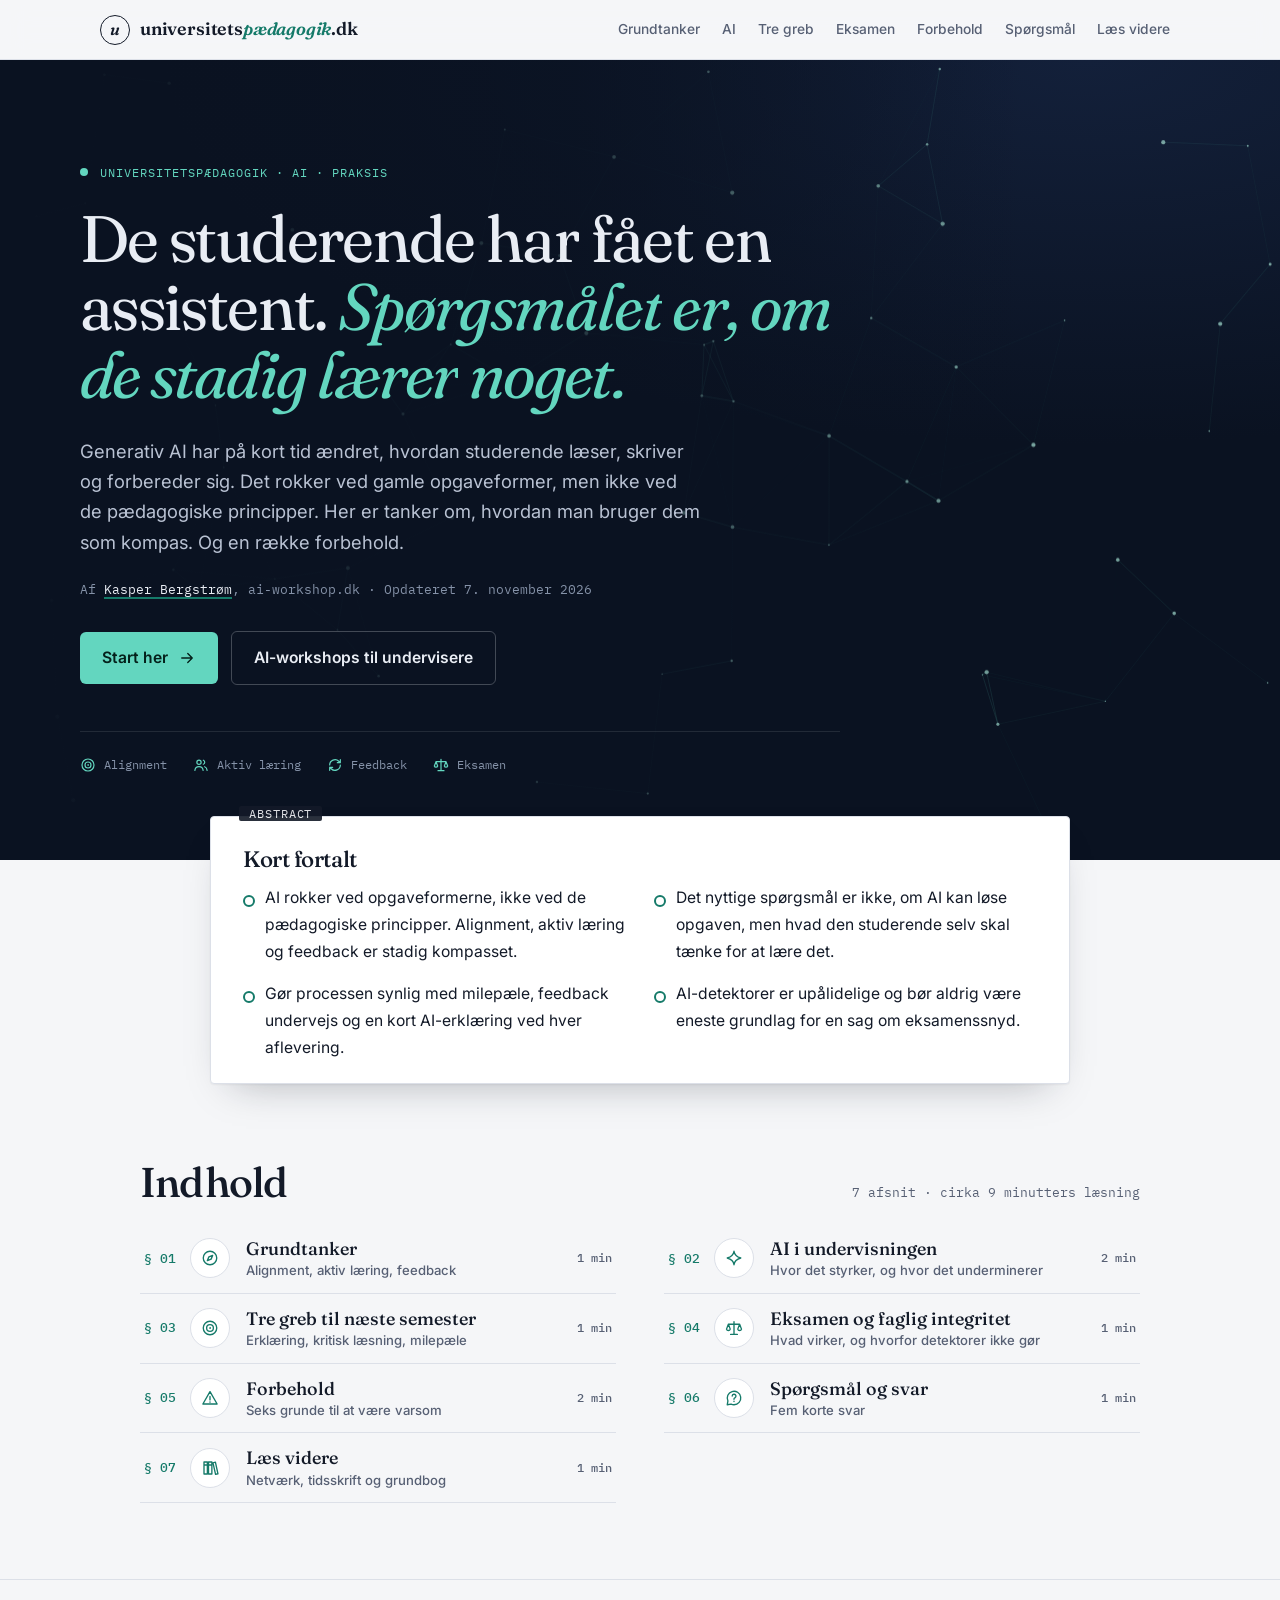
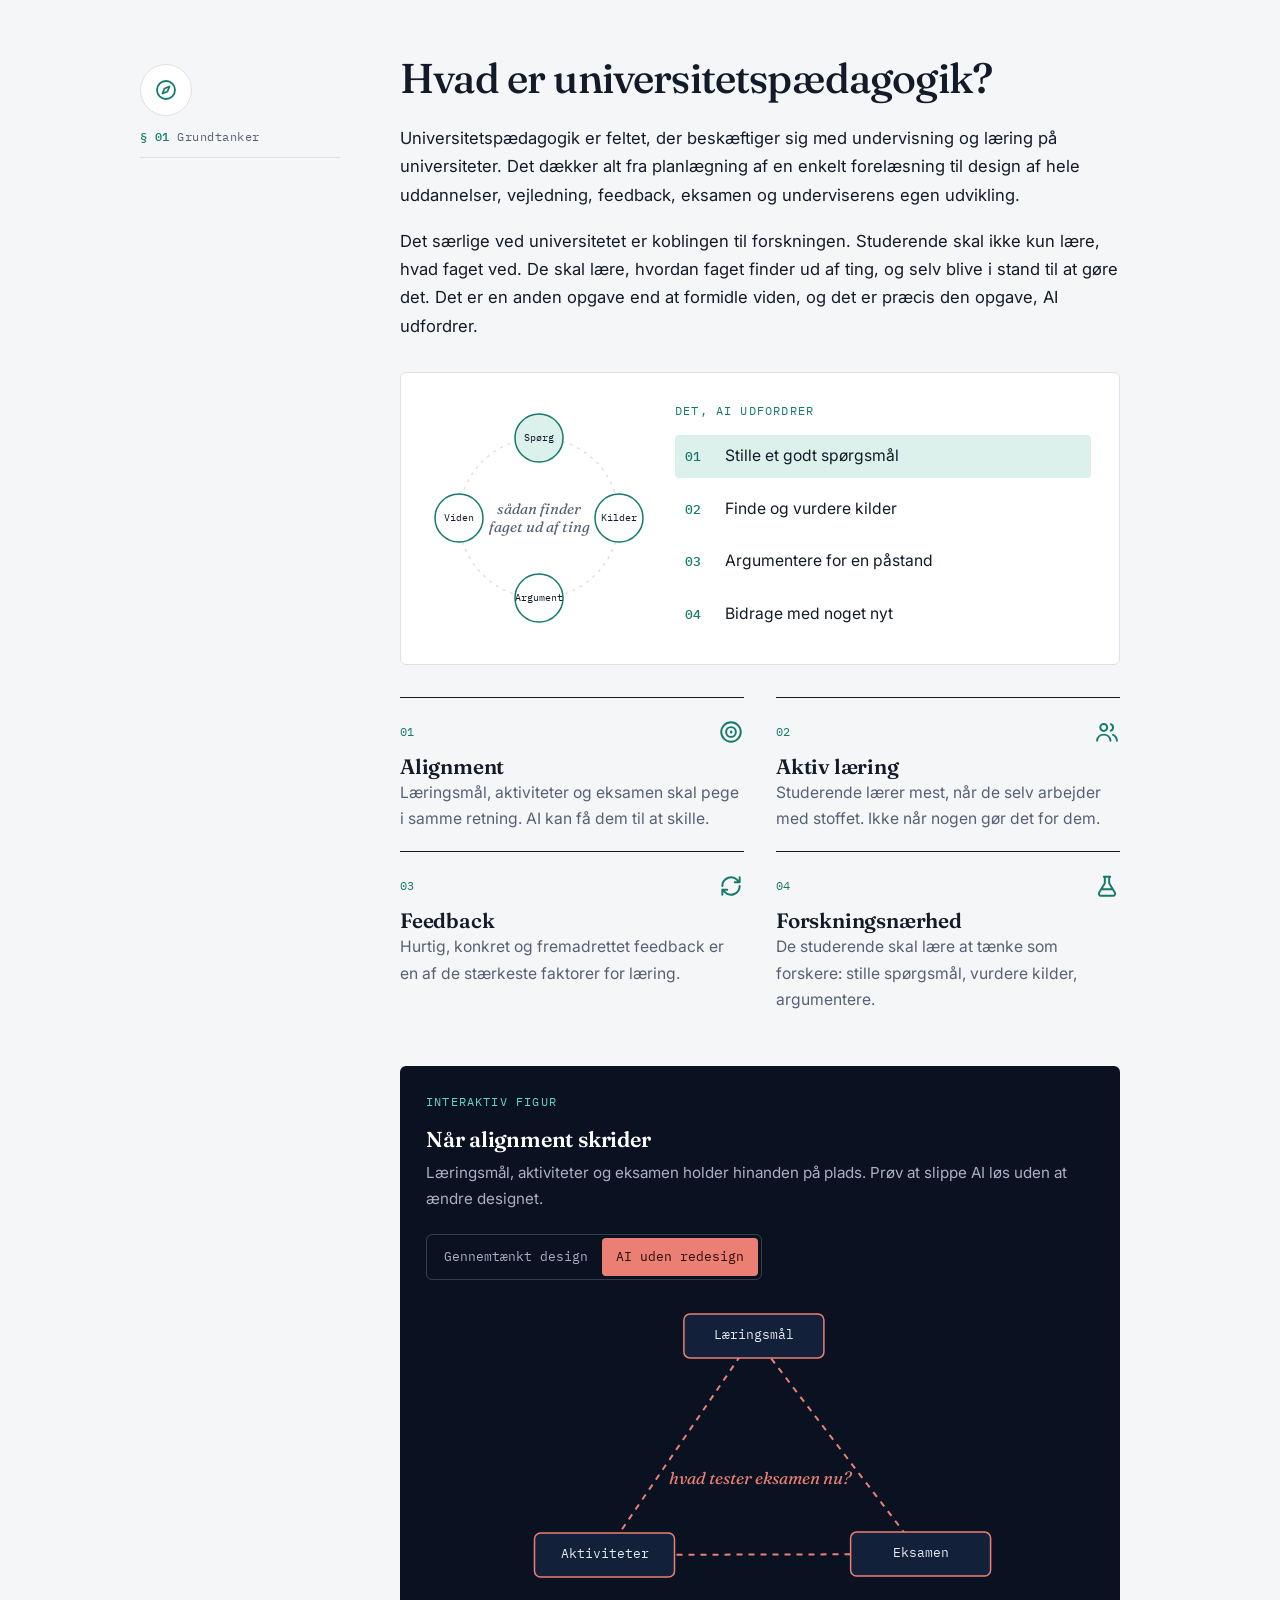
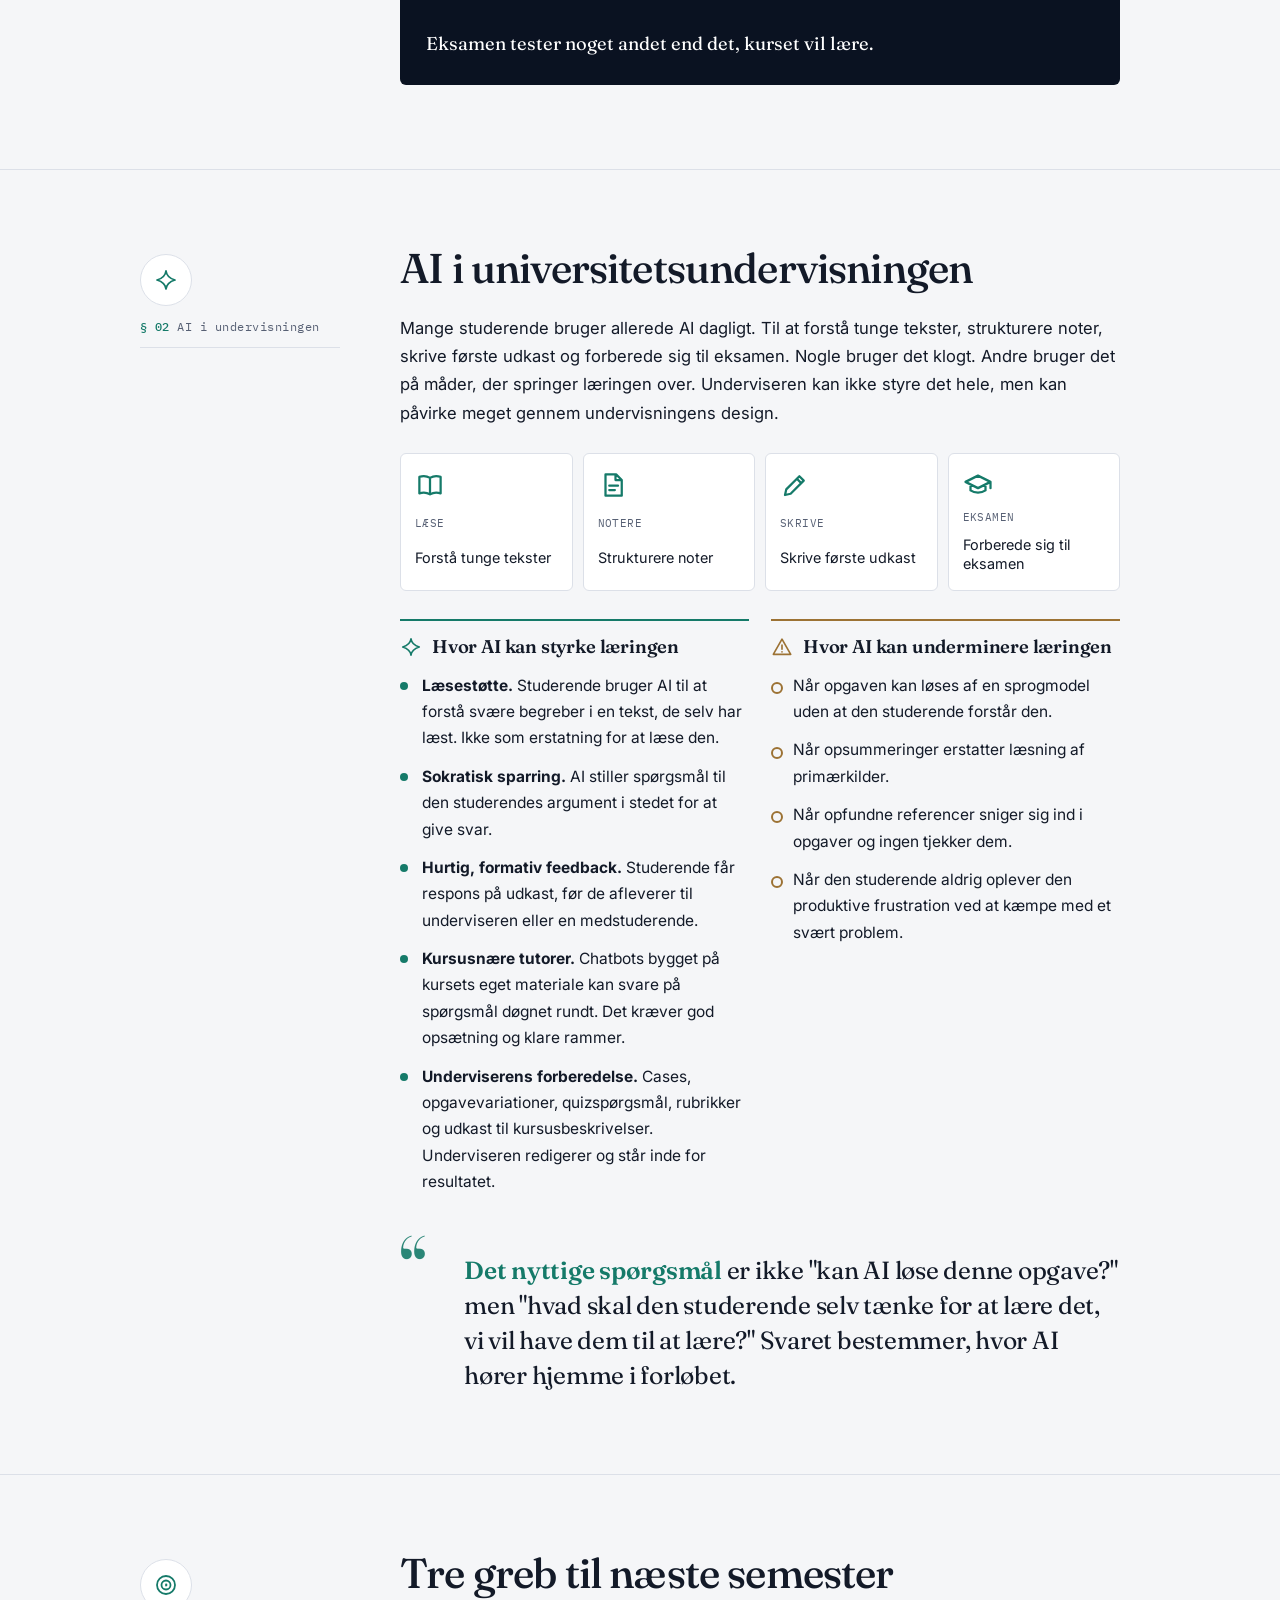
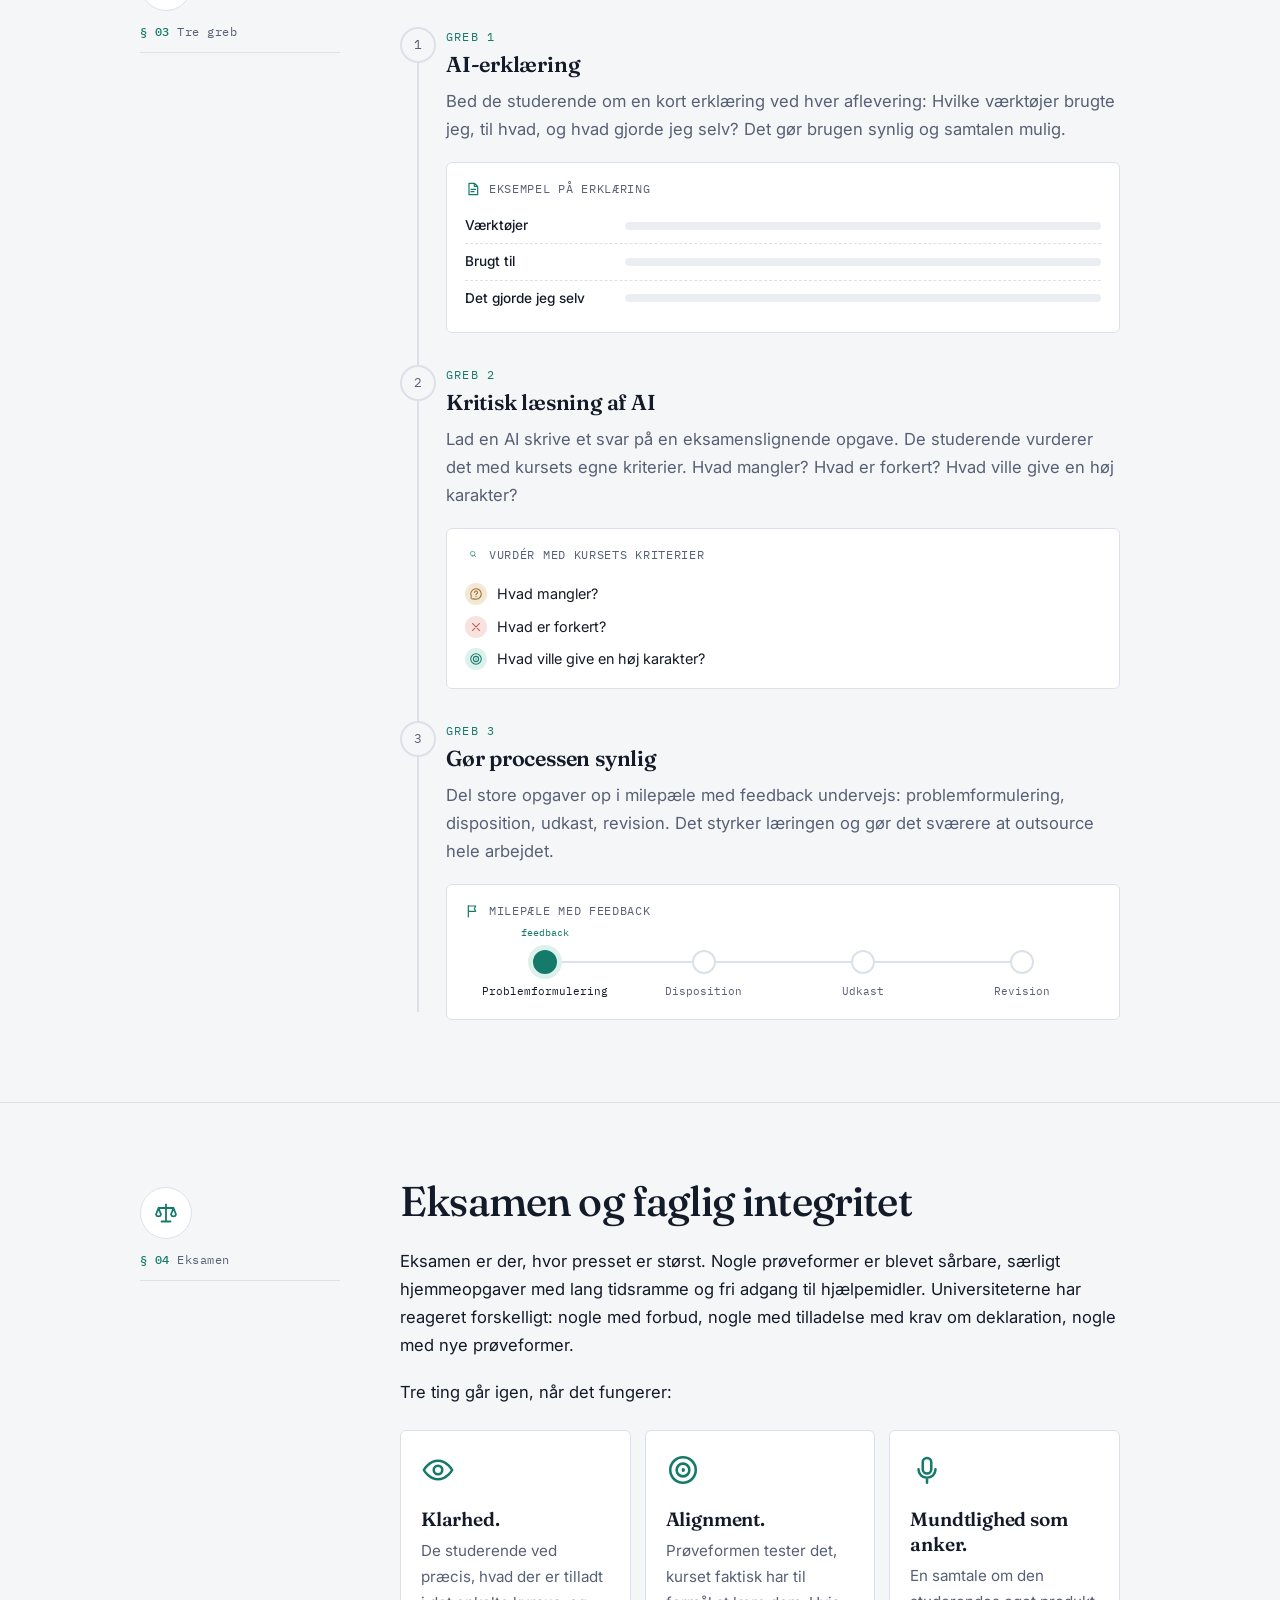
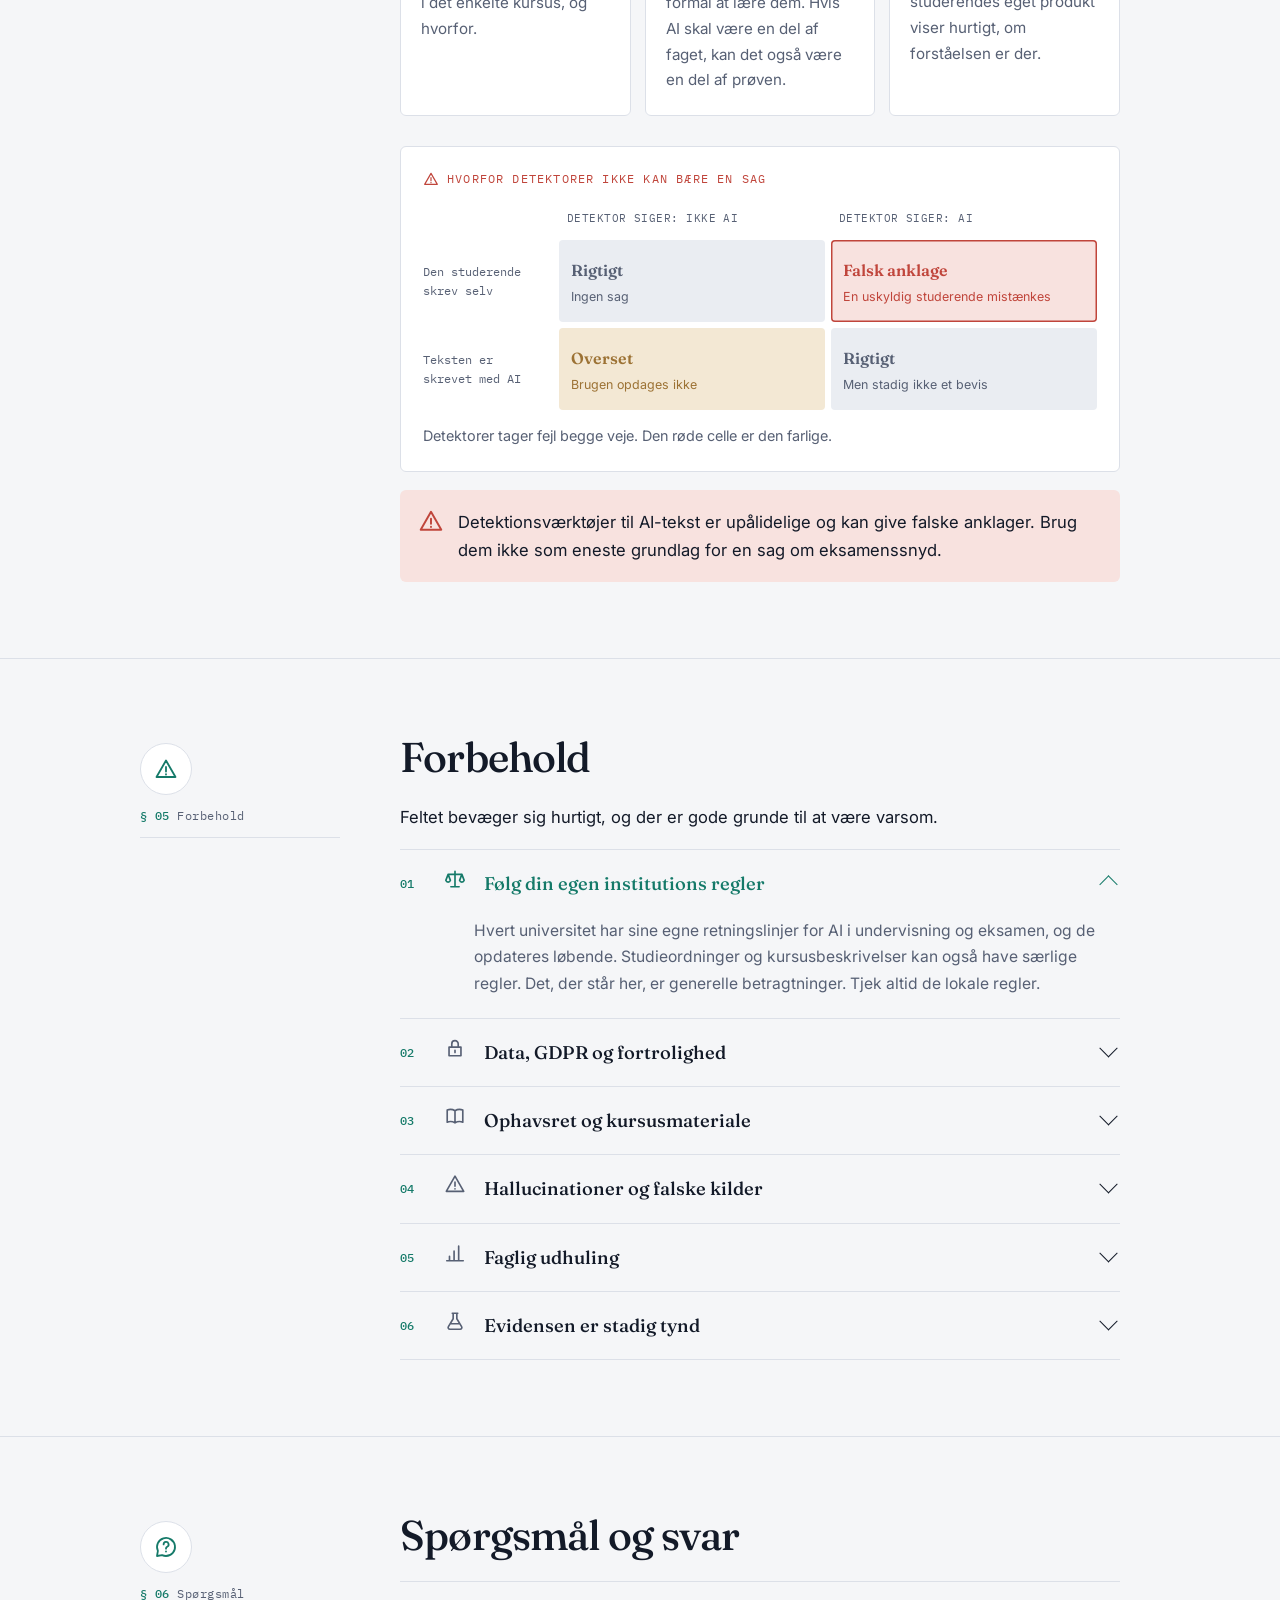
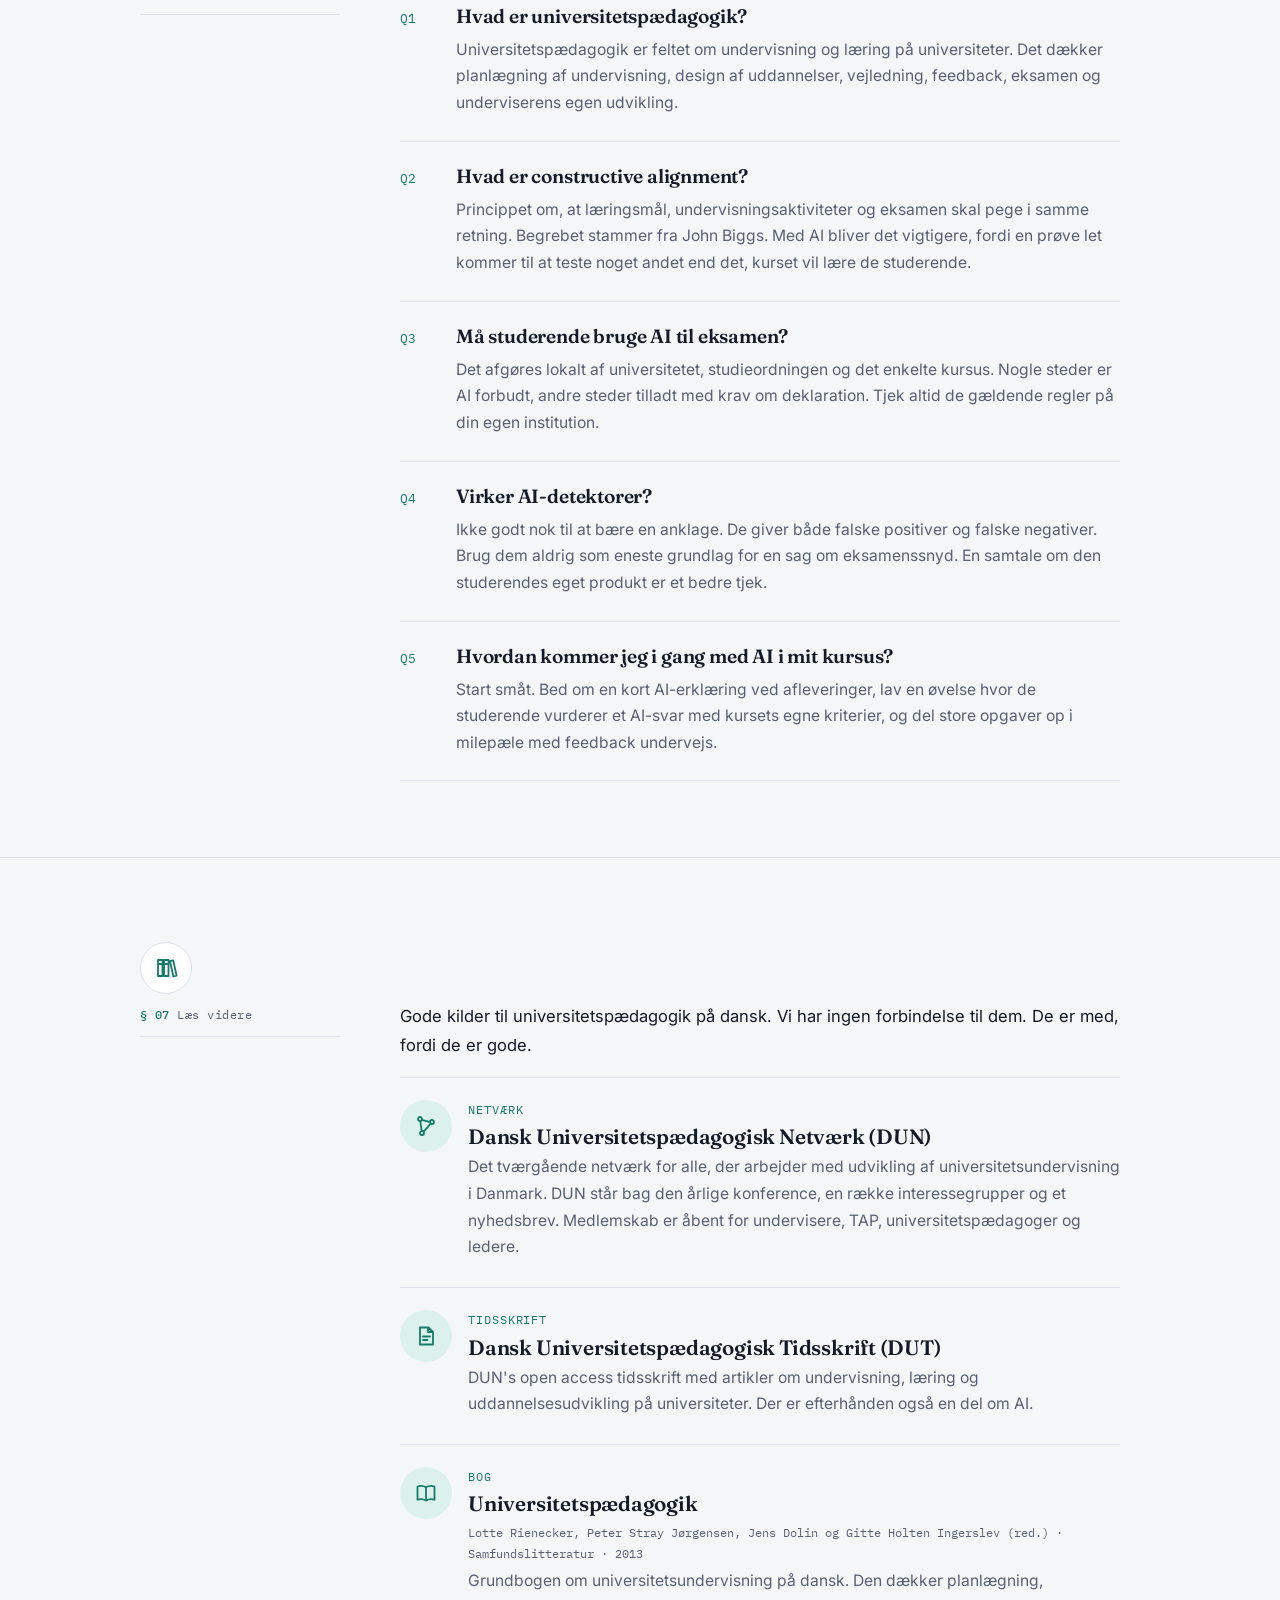
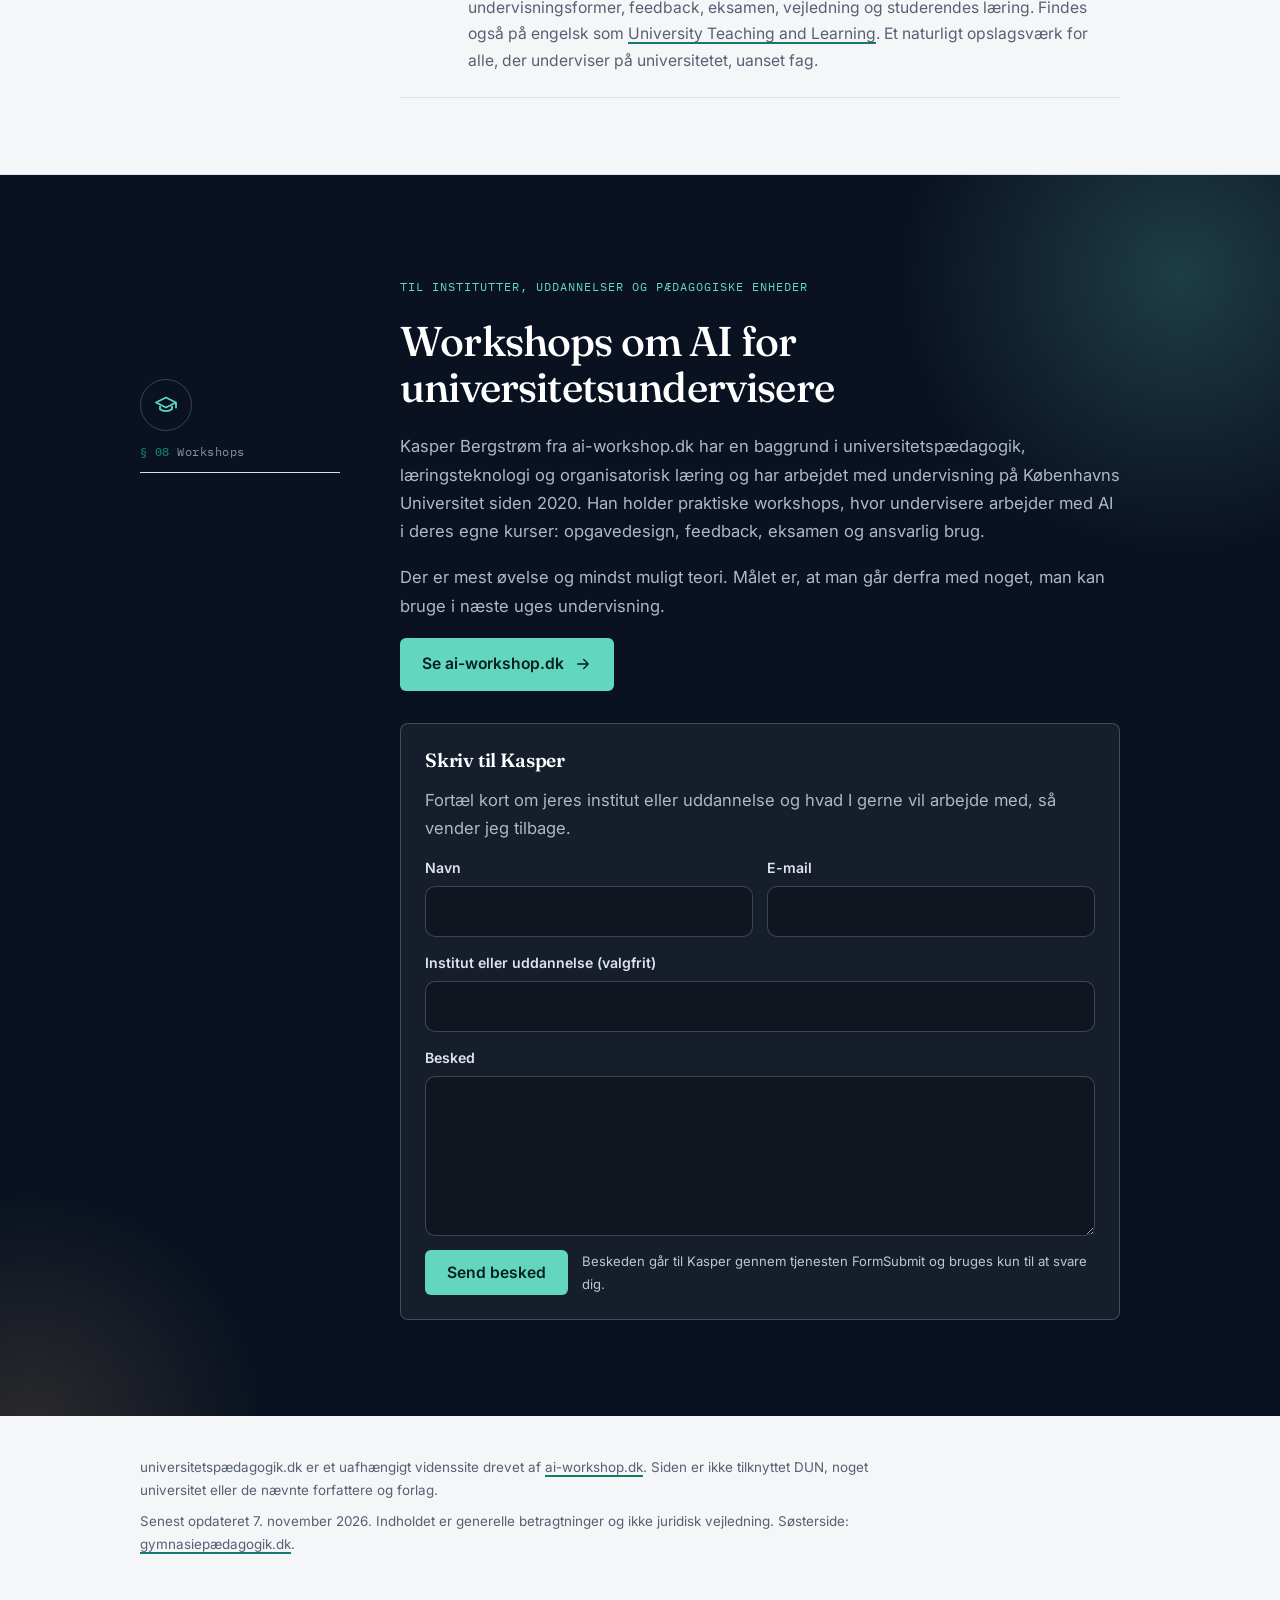
<file: index.html>
<!doctype html>
<html lang="da">
<head>
<meta charset="utf-8">
<meta name="msvalidate.01" content="6FF3944E70AC36E640FBBDFD5BC174A5">
<meta name="viewport" content="width=device-width, initial-scale=1">
<title>Universitetspædagogik og AI: undervisning, eksamen og forbehold</title>
<meta name="description" content="Universitetspædagogik og generativ AI: alignment, aktiv læring, feedback, tre greb til næste semester, eksamen, AI-detektorer og ærlige forbehold.">
<meta name="author" content="Kasper Bergstrøm">
<meta name="robots" content="index, follow, max-image-preview:large, max-snippet:-1">
<meta name="theme-color" content="#0a1221">
<link rel="canonical" href="https://xn--universitetspdagogik-u0b.dk/">
<meta property="og:site_name" content="universitetspædagogik.dk">
<meta property="og:title" content="Universitetspædagogik og AI">
<meta property="og:description" content="Hvad betyder generativ AI for undervisning, feedback og eksamen på universitetet? Konkrete tanker og ærlige forbehold.">
<meta property="og:type" content="article">
<meta property="og:url" content="https://xn--universitetspdagogik-u0b.dk/">
<meta property="og:image" content="https://xn--universitetspdagogik-u0b.dk/og.png">
<meta property="og:image:width" content="1200">
<meta property="og:image:height" content="630">
<meta property="og:image:alt" content="universitetspædagogik.dk: Universitetspædagogik og AI">
<meta property="og:locale" content="da_DK">
<meta property="article:published_time" content="2026-11-03">
<meta property="article:modified_time" content="2026-11-07">
<meta name="twitter:card" content="summary_large_image">
<script type="application/ld+json">
{
 "@context": "https://schema.org",
 "@graph": [
  {
   "@type": "WebSite",
   "@id": "https://xn--universitetspdagogik-u0b.dk/#website",
   "url": "https://xn--universitetspdagogik-u0b.dk/",
   "name": "universitetspædagogik.dk",
   "inLanguage": "da-DK",
   "publisher": {
    "@id": "https://ai-workshop.dk/#organization"
   }
  },
  {
   "@type": "Organization",
   "@id": "https://ai-workshop.dk/#organization",
   "name": "ai-workshop.dk",
   "url": "https://ai-workshop.dk/",
   "description": "Praktiske workshops og webinarer om generativ AI for undervisere, administration og vidensarbejdere.",
   "founder": {
    "@id": "https://ai-workshop.dk/#kasper"
   }
  },
  {
   "@type": "Person",
   "@id": "https://ai-workshop.dk/#kasper",
   "name": "Kasper Bergstrøm",
   "url": "https://ai-workshop.dk/",
   "description": "Underviser i praktisk brug af generativ AI med baggrund i pædagogik, læringsteknologi og organisatorisk læring.",
   "knowsAbout": [
    "Universitetspædagogik",
    "Gymnasiepædagogik",
    "Generativ AI i undervisning",
    "Læringsteknologi",
    "Organisatorisk læring"
   ],
   "worksFor": {
    "@id": "https://ai-workshop.dk/#organization"
   },
   "sameAs": [
    "https://www.linkedin.com/in/kasper-bergstrom"
   ]
  },
  {
   "@type": "Article",
   "@id": "https://xn--universitetspdagogik-u0b.dk/#artikel",
   "headline": "Universitetspædagogik og generativ AI",
   "description": "Universitetspædagogik og generativ AI: alignment, aktiv læring, feedback, tre greb til næste semester, eksamen, AI-detektorer og ærlige forbehold.",
   "url": "https://xn--universitetspdagogik-u0b.dk/",
   "mainEntityOfPage": "https://xn--universitetspdagogik-u0b.dk/",
   "inLanguage": "da-DK",
   "isPartOf": {
    "@id": "https://xn--universitetspdagogik-u0b.dk/#website"
   },
   "image": "https://xn--universitetspdagogik-u0b.dk/og.png",
   "datePublished": "2026-11-03",
   "dateModified": "2026-11-07",
   "author": {
    "@id": "https://ai-workshop.dk/#kasper"
   },
   "publisher": {
    "@id": "https://ai-workshop.dk/#organization"
   },
   "about": [
    {
     "@type": "Thing",
     "name": "Universitetspædagogik"
    },
    {
     "@type": "Thing",
     "name": "Generativ kunstig intelligens"
    },
    {
     "@type": "Thing",
     "name": "Constructive alignment"
    },
    {
     "@type": "Thing",
     "name": "Eksamen og faglig integritet"
    }
   ],
   "audience": {
    "@type": "EducationalAudience",
    "audienceType": "Universitetsundervisere, ph.d.-studerende, universitetspædagoger og uddannelsesledere"
   },
   "abstract": "AI rokker ved opgaveformerne, ikke ved de pædagogiske principper. Alignment, aktiv læring og feedback er stadig kompasset. Det nyttige spørgsmål er ikke, om AI kan løse opgaven, men hvad den studerende selv skal tænke for at lære det. Gør processen synlig med milepæle, feedback undervejs og en kort AI-erklæring ved hver aflevering. AI-detektorer er upålidelige og bør aldrig være eneste grundlag for en sag om eksamenssnyd.",
   "citation": [
    {
     "@type": "Book",
     "name": "Universitetspædagogik",
     "editor": [
      {
       "@type": "Person",
       "name": "Lotte Rienecker"
      },
      {
       "@type": "Person",
       "name": "Peter Stray Jørgensen"
      },
      {
       "@type": "Person",
       "name": "Jens Dolin"
      },
      {
       "@type": "Person",
       "name": "Gitte Holten Ingerslev"
      }
     ],
     "publisher": {
      "@type": "Organization",
      "name": "Samfundslitteratur"
     },
     "datePublished": "2013",
     "isbn": "9788759316375",
     "url": "https://samfundslitteratur.dk/bog/universitetspaedagogik"
    },
    {
     "@type": "Organization",
     "name": "Dansk Universitetspædagogisk Netværk (DUN)",
     "url": "https://dun-net.dk/"
    },
    {
     "@type": "Periodical",
     "name": "Dansk Universitetspædagogisk Tidsskrift (DUT)",
     "url": "https://tidsskrift.dk/dut"
    }
   ]
  },
  {
   "@type": "FAQPage",
   "@id": "https://xn--universitetspdagogik-u0b.dk/#faq",
   "inLanguage": "da-DK",
   "isPartOf": {
    "@id": "https://xn--universitetspdagogik-u0b.dk/#website"
   },
   "mainEntity": [
    {
     "@type": "Question",
     "name": "Hvad er universitetspædagogik?",
     "acceptedAnswer": {
      "@type": "Answer",
      "text": "Universitetspædagogik er feltet om undervisning og læring på universiteter. Det dækker planlægning af undervisning, design af uddannelser, vejledning, feedback, eksamen og underviserens egen udvikling."
     }
    },
    {
     "@type": "Question",
     "name": "Hvad er constructive alignment?",
     "acceptedAnswer": {
      "@type": "Answer",
      "text": "Princippet om, at læringsmål, undervisningsaktiviteter og eksamen skal pege i samme retning. Begrebet stammer fra John Biggs. Med AI bliver det vigtigere, fordi en prøve let kommer til at teste noget andet end det, kurset vil lære de studerende."
     }
    },
    {
     "@type": "Question",
     "name": "Må studerende bruge AI til eksamen?",
     "acceptedAnswer": {
      "@type": "Answer",
      "text": "Det afgøres lokalt af universitetet, studieordningen og det enkelte kursus. Nogle steder er AI forbudt, andre steder tilladt med krav om deklaration. Tjek altid de gældende regler på din egen institution."
     }
    },
    {
     "@type": "Question",
     "name": "Virker AI-detektorer?",
     "acceptedAnswer": {
      "@type": "Answer",
      "text": "Ikke godt nok til at bære en anklage. De giver både falske positiver og falske negativer. Brug dem aldrig som eneste grundlag for en sag om eksamenssnyd. En samtale om den studerendes eget produkt er et bedre tjek."
     }
    },
    {
     "@type": "Question",
     "name": "Hvordan kommer jeg i gang med AI i mit kursus?",
     "acceptedAnswer": {
      "@type": "Answer",
      "text": "Start småt. Bed om en kort AI-erklæring ved afleveringer, lav en øvelse hvor de studerende vurderer et AI-svar med kursets egne kriterier, og del store opgaver op i milepæle med feedback undervejs."
     }
    }
   ]
  }
 ]
}
</script>
<link rel="icon" href="favicon.svg" type="image/svg+xml">
<link rel="preconnect" href="https://fonts.googleapis.com">
<link rel="preconnect" href="https://fonts.gstatic.com" crossorigin>
<link href="https://fonts.googleapis.com/css2?family=Fraunces:ital,opsz,wght@0,9..144,400;0,9..144,500;0,9..144,600;1,9..144,400;1,9..144,500&family=IBM+Plex+Mono:wght@400;500&family=Inter:wght@400;500;600&display=swap" rel="stylesheet">
<link rel="stylesheet" href="style.css">
<script>document.documentElement.classList.add('js')</script>
<script src="main.js" defer></script>
</head>
<body>
<svg width="0" height="0" style="position:absolute" aria-hidden="true" focusable="false"><defs><symbol id="i-book" viewBox="0 0 24 24"><path d="M3.5 5.5c2.8-1 5.6-1 8.5.8v13.2c-2.9-1.8-5.7-1.8-8.5-.8z M20.5 5.5c-2.8-1-5.6-1-8.5.8v13.2c2.9-1.8 5.7-1.8 8.5-.8z" fill="none" stroke="currentColor" stroke-width="1.8" stroke-linecap="round" stroke-linejoin="round"/></symbol><symbol id="i-compass" viewBox="0 0 24 24"><path d="M12 21a9 9 0 1 0 0-18 9 9 0 0 0 0 18z M15.5 8.5l-2 5-5 2 2-5z" fill="none" stroke="currentColor" stroke-width="1.8" stroke-linecap="round" stroke-linejoin="round"/></symbol><symbol id="i-cap" viewBox="0 0 24 24"><path d="M2 9.5l10-5 10 5-10 5z M6 11.5v4.8c3.3 2.3 8.7 2.3 12 0v-4.8 M22 9.5v5" fill="none" stroke="currentColor" stroke-width="1.8" stroke-linecap="round" stroke-linejoin="round"/></symbol><symbol id="i-people" viewBox="0 0 24 24"><path d="M9 11a3.2 3.2 0 1 0 0-6.4A3.2 3.2 0 0 0 9 11z M2.8 20c.4-3.4 3-5.6 6.2-5.6s5.8 2.2 6.2 5.6 M15.5 4.8a3.2 3.2 0 0 1 0 6 M17.5 14.6c2 .6 3.4 2.6 3.7 5.4" fill="none" stroke="currentColor" stroke-width="1.8" stroke-linecap="round" stroke-linejoin="round"/></symbol><symbol id="i-chat" viewBox="0 0 24 24"><path d="M4 5h16v11H10l-5 4v-4H4z M8 9.5h8 M8 12.5h5" fill="none" stroke="currentColor" stroke-width="1.8" stroke-linecap="round" stroke-linejoin="round"/></symbol><symbol id="i-spark" viewBox="0 0 24 24"><path d="M12 3c.6 4.6 3.4 7.4 9 9-5.6 1.6-8.4 4.4-9 9-.6-4.6-3.4-7.4-9-9 5.6-1.6 8.4-4.4 9-9z" fill="none" stroke="currentColor" stroke-width="1.8" stroke-linecap="round" stroke-linejoin="round"/></symbol><symbol id="i-pen" viewBox="0 0 24 24"><path d="M4 20l4.5-1L19 8.5 15.5 5 5 15.5z M13.5 7l3.5 3.5" fill="none" stroke="currentColor" stroke-width="1.8" stroke-linecap="round" stroke-linejoin="round"/></symbol><symbol id="i-alert" viewBox="0 0 24 24"><path d="M12 3.5l9.5 16.5h-19z M12 10v4.5 M12 17.2v.3" fill="none" stroke="currentColor" stroke-width="1.8" stroke-linecap="round" stroke-linejoin="round"/></symbol><symbol id="i-question" viewBox="0 0 24 24"><path d="M12 21a9 9 0 1 0-8.1-5.1L3 21l5.1-.9A9 9 0 0 0 12 21z M9.6 9.4a2.5 2.5 0 1 1 3.6 2.3c-.7.4-1.2.9-1.2 1.7v.3 M12 16.3v.3" fill="none" stroke="currentColor" stroke-width="1.8" stroke-linecap="round" stroke-linejoin="round"/></symbol><symbol id="i-books" viewBox="0 0 24 24"><path d="M4 4h4.5v16H4z M10 4h4.5v16H10z M16 5.2l3.2-.9 3.4 15.4-3.2.8z M4 8h4.5 M10 8h4.5" fill="none" stroke="currentColor" stroke-width="1.8" stroke-linecap="round" stroke-linejoin="round"/></symbol><symbol id="i-search" viewBox="0 0 24 24"><path d="M11 18a7 7 0 1 0 0-14 7 7 0 0 0 0 14z M20.5 20.5l-4.5-4.5" fill="none" stroke="currentColor" stroke-width="1.8" stroke-linecap="round" stroke-linejoin="round"/></symbol><symbol id="i-scales" viewBox="0 0 24 24"><path d="M12 3.5v17 M7.5 20.5h9 M4.5 7h15 M4.5 7L2 13.5a2.6 2.6 0 0 0 5 0z M19.5 7L17 13.5a2.6 2.6 0 0 0 5 0z" fill="none" stroke="currentColor" stroke-width="1.8" stroke-linecap="round" stroke-linejoin="round"/></symbol><symbol id="i-lock" viewBox="0 0 24 24"><path d="M5.5 11h13v9.5h-13z M8.5 11V7.5a3.5 3.5 0 0 1 7 0V11 M12 14.5v2.5" fill="none" stroke="currentColor" stroke-width="1.8" stroke-linecap="round" stroke-linejoin="round"/></symbol><symbol id="i-heart" viewBox="0 0 24 24"><path d="M12 20s-7.5-4.6-7.5-10.2A4.1 4.1 0 0 1 12 7.4a4.1 4.1 0 0 1 7.5 2.4C19.5 15.4 12 20 12 20z" fill="none" stroke="currentColor" stroke-width="1.8" stroke-linecap="round" stroke-linejoin="round"/></symbol><symbol id="i-bars" viewBox="0 0 24 24"><path d="M3 20.5h18 M6 20.5v-5 M11 20.5V10 M16 20.5V4.5" fill="none" stroke="currentColor" stroke-width="1.8" stroke-linecap="round" stroke-linejoin="round"/></symbol><symbol id="i-flask" viewBox="0 0 24 24"><path d="M9 3.5h6 M10 3.5v6l-5.2 8.6A1.9 1.9 0 0 0 6.4 21h11.2a1.9 1.9 0 0 0 1.6-2.9L14 9.5v-6 M7.5 15h9" fill="none" stroke="currentColor" stroke-width="1.8" stroke-linecap="round" stroke-linejoin="round"/></symbol><symbol id="i-refresh" viewBox="0 0 24 24"><path d="M20 12a8 8 0 1 1-2.4-5.7 M20 4v5h-5" fill="none" stroke="currentColor" stroke-width="1.8" stroke-linecap="round" stroke-linejoin="round"/></symbol><symbol id="i-building" viewBox="0 0 24 24"><path d="M3 20.5h18 M5 20.5v-9 M19 20.5v-9 M2.5 10L12 4.5 21.5 10 M9.5 20.5v-5h5v5" fill="none" stroke="currentColor" stroke-width="1.8" stroke-linecap="round" stroke-linejoin="round"/></symbol><symbol id="i-note" viewBox="0 0 24 24"><path d="M6 3.5h8.5L19 8v12.5H6z M14 3.5V8h5 M9 12.5h7 M9 16h4.5" fill="none" stroke="currentColor" stroke-width="1.8" stroke-linecap="round" stroke-linejoin="round"/></symbol><symbol id="i-eye" viewBox="0 0 24 24"><path d="M2 12s3.6-6.5 10-6.5S22 12 22 12s-3.6 6.5-10 6.5S2 12 2 12z M12 15a3 3 0 1 0 0-6 3 3 0 0 0 0 6z" fill="none" stroke="currentColor" stroke-width="1.8" stroke-linecap="round" stroke-linejoin="round"/></symbol><symbol id="i-eyeoff" viewBox="0 0 24 24"><path d="M3 3l18 18 M10.6 5.6c.5-.1.9-.1 1.4-.1 6.4 0 10 6.5 10 6.5a17 17 0 0 1-2.6 3.4 M6.6 6.6C3.6 8.4 2 12 2 12s3.6 6.5 10 6.5c1.7 0 3.2-.4 4.5-1.1" fill="none" stroke="currentColor" stroke-width="1.8" stroke-linecap="round" stroke-linejoin="round"/></symbol><symbol id="i-home" viewBox="0 0 24 24"><path d="M3.5 11L12 4l8.5 7 M5.5 9.5v11h13v-11" fill="none" stroke="currentColor" stroke-width="1.8" stroke-linecap="round" stroke-linejoin="round"/></symbol><symbol id="i-school" viewBox="0 0 24 24"><path d="M3 20.5h18 M4.5 20.5V9.5L12 5l7.5 4.5v11 M12 5V2.5h3 M10 20.5v-4.5h4v4.5 M8 12h.01 M16 12h.01" fill="none" stroke="currentColor" stroke-width="1.8" stroke-linecap="round" stroke-linejoin="round"/></symbol><symbol id="i-menu" viewBox="0 0 24 24"><path d="M4 7h16 M4 12h16 M4 17h16" fill="none" stroke="currentColor" stroke-width="1.8" stroke-linecap="round" stroke-linejoin="round"/></symbol><symbol id="i-close" viewBox="0 0 24 24"><path d="M6 6l12 12 M18 6L6 18" fill="none" stroke="currentColor" stroke-width="1.8" stroke-linecap="round" stroke-linejoin="round"/></symbol><symbol id="i-phone" viewBox="0 0 24 24"><path d="M7 2.5h10a1.5 1.5 0 0 1 1.5 1.5v16a1.5 1.5 0 0 1-1.5 1.5H7A1.5 1.5 0 0 1 5.5 20V4A1.5 1.5 0 0 1 7 2.5z M10.5 18.5h3" fill="none" stroke="currentColor" stroke-width="1.8" stroke-linecap="round" stroke-linejoin="round"/></symbol><symbol id="i-calc" viewBox="0 0 24 24"><path d="M5.5 3h13v18h-13z M8.5 6.5h7v3h-7z M8.5 13h.01 M12 13h.01 M15.5 13h.01 M8.5 16.5h.01 M12 16.5h.01 M15.5 16.5h3" fill="none" stroke="currentColor" stroke-width="1.8" stroke-linecap="round" stroke-linejoin="round"/></symbol><symbol id="i-column" viewBox="0 0 24 24"><path d="M4 20.5h16 M5.5 18h13 M7 18V8.5 M12 18V8.5 M17 18V8.5 M4.5 8.5h15L12 3.5z" fill="none" stroke="currentColor" stroke-width="1.8" stroke-linecap="round" stroke-linejoin="round"/></symbol><symbol id="i-loop" viewBox="0 0 24 24"><path d="M4 12a8 8 0 0 1 13.7-5.6L20 8.5 M20 4v4.5h-4.5 M20 12a8 8 0 0 1-13.7 5.6L4 15.5 M4 20v-4.5h4.5" fill="none" stroke="currentColor" stroke-width="1.8" stroke-linecap="round" stroke-linejoin="round"/></symbol><symbol id="i-target" viewBox="0 0 24 24"><path d="M12 21a9 9 0 1 0 0-18 9 9 0 0 0 0 18z M12 16.5a4.5 4.5 0 1 0 0-9 4.5 4.5 0 0 0 0 9z M12 12.5a.5.5 0 1 0 0-1" fill="none" stroke="currentColor" stroke-width="1.8" stroke-linecap="round" stroke-linejoin="round"/></symbol><symbol id="i-mic" viewBox="0 0 24 24"><path d="M12 14.5a3 3 0 0 0 3-3v-5a3 3 0 0 0-6 0v5a3 3 0 0 0 3 3z M6 11.5a6 6 0 0 0 12 0 M12 17.5v3.5" fill="none" stroke="currentColor" stroke-width="1.8" stroke-linecap="round" stroke-linejoin="round"/></symbol><symbol id="i-flag" viewBox="0 0 24 24"><path d="M5 21V4 M5 4.5h11l-2 4 2 4H5" fill="none" stroke="currentColor" stroke-width="1.8" stroke-linecap="round" stroke-linejoin="round"/></symbol><symbol id="i-clock" viewBox="0 0 24 24"><path d="M12 21a9 9 0 1 0 0-18 9 9 0 0 0 0 18z M12 7v5l3 2" fill="none" stroke="currentColor" stroke-width="1.8" stroke-linecap="round" stroke-linejoin="round"/></symbol><symbol id="i-network" viewBox="0 0 24 24"><path d="M6 7a2 2 0 1 0 0-4 2 2 0 0 0 0 4z M18 10a2 2 0 1 0 0-4 2 2 0 0 0 0 4z M8 21a2 2 0 1 0 0-4 2 2 0 0 0 0 4z M7.8 5.8l8.4 2.4 M6.3 7l1.4 10 M16.7 9.6l-7.2 8.2" fill="none" stroke="currentColor" stroke-width="1.8" stroke-linecap="round" stroke-linejoin="round"/></symbol><symbol id="i-arrow" viewBox="0 0 24 24"><path d="M5 12h14 M13 6l6 6-6 6" fill="none" stroke="currentColor" stroke-width="1.8" stroke-linecap="round" stroke-linejoin="round"/></symbol></defs></svg>

<header class="site">
  <div class="inner">
    <a class="brand" href="#top"><span class="logo" aria-hidden="true">u</span><span>universitets<em>pædagogik</em>.dk</span></a>
    <nav aria-label="Indhold">
      <a href="#grundtanker">Grundtanker</a>
      <a href="#ai">AI</a>
      <a href="#ovelser">Tre greb</a>
      <a href="#eksamen">Eksamen</a>
      <a href="#forbehold">Forbehold</a>
      <a href="#faq">Spørgsmål</a>
      <a href="#laes-videre">Læs videre</a>
    </nav>
    <button class="menubtn" type="button" aria-expanded="false" aria-controls="menu"><svg class="i" aria-hidden="true"><use href="#i-menu"/></svg><span>Indhold</span></button>
  </div>
  <div class="sheet" id="menu" hidden><div class="sheet-inner"><a href="#grundtanker"><span class="n">§ 01</span><span class="t">Grundtanker</span><svg class="i" aria-hidden="true"><use href="#i-arrow"/></svg></a><a href="#ai"><span class="n">§ 02</span><span class="t">AI i undervisningen</span><svg class="i" aria-hidden="true"><use href="#i-arrow"/></svg></a><a href="#ovelser"><span class="n">§ 03</span><span class="t">Tre greb til næste semester</span><svg class="i" aria-hidden="true"><use href="#i-arrow"/></svg></a><a href="#eksamen"><span class="n">§ 04</span><span class="t">Eksamen og faglig integritet</span><svg class="i" aria-hidden="true"><use href="#i-arrow"/></svg></a><a href="#forbehold"><span class="n">§ 05</span><span class="t">Forbehold</span><svg class="i" aria-hidden="true"><use href="#i-arrow"/></svg></a><a href="#faq"><span class="n">§ 06</span><span class="t">Spørgsmål og svar</span><svg class="i" aria-hidden="true"><use href="#i-arrow"/></svg></a><a href="#laes-videre"><span class="n">§ 07</span><span class="t">Læs videre</span><svg class="i" aria-hidden="true"><use href="#i-arrow"/></svg></a><a class="sheet-cta" href="https://ai-workshop.dk"><span>AI-workshops til undervisere</span><svg class="i" aria-hidden="true"><use href="#i-arrow"/></svg></a></div></div>
  <span class="progress" aria-hidden="true"></span>
</header>

<div class="hero" id="top">
  <canvas aria-hidden="true"></canvas>
  <div class="inner">
    <div class="copy">
      <p class="eyebrow fade" style="--d:.05s"><span class="dot"></span>Universitetspædagogik · AI · praksis</p>
      <h1 class="split">De studerende har fået en assistent. <em>Spørgsmålet er, om de stadig lærer noget.</em></h1>
      <p class="lead fade" style="--d:.85s">Generativ AI har på kort tid ændret, hvordan studerende læser, skriver og forbereder sig. Det rokker ved gamle opgaveformer, men ikke ved de pædagogiske principper. Her er tanker om, hvordan man bruger dem som kompas. Og en række forbehold.</p>
      <p class="byline fade" style="--d:1s">Af <a href="https://ai-workshop.dk">Kasper Bergstrøm</a>, ai-workshop.dk · Opdateret <time datetime="2026-11-07">7. november 2026</time></p>
      <div class="fade" style="--d:1.1s">
        <a class="btn" href="#ai">Start her <svg class="arr" aria-hidden="true"><use href="#i-arrow"/></svg></a>
        <a class="btn ghost" href="https://ai-workshop.dk">AI-workshops til undervisere</a>
      </div>
      <div class="hero-facts fade" style="--d:1.3s" aria-hidden="true"><span><svg class="i" aria-hidden="true"><use href="#i-target"/></svg>Alignment</span><span><svg class="i" aria-hidden="true"><use href="#i-people"/></svg>Aktiv læring</span><span><svg class="i" aria-hidden="true"><use href="#i-loop"/></svg>Feedback</span><span><svg class="i" aria-hidden="true"><use href="#i-scales"/></svg>Eksamen</span></div>
    </div>
  </div>
</div>

<main>

<section id="kort-fortalt" class="tldr">
  <div class="inner">
    <div class="callout">
      <h2>Kort fortalt</h2>
      <ul class="clean">
        <li>AI rokker ved opgaveformerne, ikke ved de pædagogiske principper. Alignment, aktiv læring og feedback er stadig kompasset.</li>
        <li>Det nyttige spørgsmål er ikke, om AI kan løse opgaven, men hvad den studerende selv skal tænke for at lære det.</li>
        <li>Gør processen synlig med milepæle, feedback undervejs og en kort AI-erklæring ved hver aflevering.</li>
        <li>AI-detektorer er upålidelige og bør aldrig være eneste grundlag for en sag om eksamenssnyd.</li>
      </ul>
    </div>
  </div>
</section>

<section id="indhold" class="toc" aria-labelledby="toc-h">
  <div class="inner">
    <div class="toc-head"><h2 id="toc-h">Indhold</h2><p>7 afsnit · cirka 9 minutters læsning</p></div>
    <nav class="toc-list" aria-label="Indholdsfortegnelse"><a class="toc-item" href="#grundtanker"><span class="n">§ 01</span><span class="ic"><svg class="i" aria-hidden="true"><use href="#i-compass"/></svg></span><span class="t">Grundtanker<small>Alignment, aktiv læring, feedback</small></span><span class="m">1 min</span></a><a class="toc-item" href="#ai"><span class="n">§ 02</span><span class="ic"><svg class="i" aria-hidden="true"><use href="#i-spark"/></svg></span><span class="t">AI i undervisningen<small>Hvor det styrker, og hvor det underminerer</small></span><span class="m">2 min</span></a><a class="toc-item" href="#ovelser"><span class="n">§ 03</span><span class="ic"><svg class="i" aria-hidden="true"><use href="#i-target"/></svg></span><span class="t">Tre greb til næste semester<small>Erklæring, kritisk læsning, milepæle</small></span><span class="m">1 min</span></a><a class="toc-item" href="#eksamen"><span class="n">§ 04</span><span class="ic"><svg class="i" aria-hidden="true"><use href="#i-scales"/></svg></span><span class="t">Eksamen og faglig integritet<small>Hvad virker, og hvorfor detektorer ikke gør</small></span><span class="m">1 min</span></a><a class="toc-item" href="#forbehold"><span class="n">§ 05</span><span class="ic"><svg class="i" aria-hidden="true"><use href="#i-alert"/></svg></span><span class="t">Forbehold<small>Seks grunde til at være varsom</small></span><span class="m">2 min</span></a><a class="toc-item" href="#faq"><span class="n">§ 06</span><span class="ic"><svg class="i" aria-hidden="true"><use href="#i-question"/></svg></span><span class="t">Spørgsmål og svar<small>Fem korte svar</small></span><span class="m">1 min</span></a><a class="toc-item" href="#laes-videre"><span class="n">§ 07</span><span class="ic"><svg class="i" aria-hidden="true"><use href="#i-books"/></svg></span><span class="t">Læs videre<small>Netværk, tidsskrift og grundbog</small></span><span class="m">1 min</span></a></nav>
  </div>
</section>

<section id="grundtanker">
  <div class="inner">
    <div class="marg" aria-hidden="true"><span class="ico"><svg class="i" aria-hidden="true"><use href="#i-compass"/></svg></span><span><span class="num">§ 01</span> Grundtanker</span><span class="rule-line"></span></div>
    <div class="body">
      <h2>Hvad er universitetspædagogik?</h2>
      <p>Universitetspædagogik er feltet, der beskæftiger sig med undervisning og læring på universiteter. Det dækker alt fra planlægning af en enkelt forelæsning til design af hele uddannelser, vejledning, feedback, eksamen og underviserens egen udvikling.</p>
      <p>Det særlige ved universitetet er koblingen til forskningen. Studerende skal ikke kun lære, hvad faget ved. De skal lære, hvordan faget finder ud af ting, og selv blive i stand til at gøre det. Det er en anden opgave end at formidle viden, og det er præcis den opgave, AI udfordrer.</p>
    <figure class="cycle" data-cycle>
      <svg class="ring" viewBox="0 0 220 220" aria-hidden="true">
        <circle class="track" cx="110" cy="110" r="80"/>
        <g class="orbit"><circle cx="110" cy="30" r="4"/></g>
        <text class="center" x="110" y="106">sådan finder</text><text class="center" x="110" y="124">faget ud af ting</text>
        <g class="node" data-n="0"><circle cx="110" cy="30" r="24"/><text x="110" y="33">Spørg</text></g>
        <g class="node" data-n="1"><circle cx="190" cy="110" r="24"/><text x="190" y="113">Kilder</text></g>
        <g class="node" data-n="2"><circle cx="110" cy="190" r="24"/><text x="110" y="193">Argument</text></g>
        <g class="node" data-n="3"><circle cx="30" cy="110" r="24"/><text x="30" y="113">Viden</text></g>
      </svg>
      <div>
        <span class="label">Det, AI udfordrer</span>
        <ol>
          <li data-n="0"><b>01</b><span>Stille et godt spørgsmål</span></li>
          <li data-n="1"><b>02</b><span>Finde og vurdere kilder</span></li>
          <li data-n="2"><b>03</b><span>Argumentere for en påstand</span></li>
          <li data-n="3"><b>04</b><span>Bidrage med noget nyt</span></li>
        </ol>
      </div>
      <figcaption class="sr">Forskningsnærhed: de studerende skal lære, hvordan faget finder ud af ting.</figcaption>
    </figure>
      <div class="principles"><div class="principle"><div class="head"><span class="num">01</span><svg class="i" aria-hidden="true"><use href="#i-target"/></svg></div><h3>Alignment</h3><p>Læringsmål, aktiviteter og eksamen skal pege i samme retning. AI kan få dem til at skille.</p></div><div class="principle"><div class="head"><span class="num">02</span><svg class="i" aria-hidden="true"><use href="#i-people"/></svg></div><h3>Aktiv læring</h3><p>Studerende lærer mest, når de selv arbejder med stoffet. Ikke når nogen gør det for dem.</p></div><div class="principle"><div class="head"><span class="num">03</span><svg class="i" aria-hidden="true"><use href="#i-loop"/></svg></div><h3>Feedback</h3><p>Hurtig, konkret og fremadrettet feedback er en af de stærkeste faktorer for læring.</p></div><div class="principle"><div class="head"><span class="num">04</span><svg class="i" aria-hidden="true"><use href="#i-flask"/></svg></div><h3>Forskningsnærhed</h3><p>De studerende skal lære at tænke som forskere: stille spørgsmål, vurdere kilder, argumentere.</p></div></div>
    <figure class="align" data-align data-state="ok">
      <span class="label">Interaktiv figur</span>
      <h3>Når alignment skrider</h3>
      <p class="sub">Læringsmål, aktiviteter og eksamen holder hinanden på plads. Prøv at slippe AI løs uden at ændre designet.</p>
      <div class="seg" role="group" aria-label="Vælg kursusdesign">
        <button type="button" data-v="ok" aria-pressed="true">Gennemtænkt design</button>
        <button type="button" data-v="ai" aria-pressed="false">AI uden redesign</button>
      </div>
      <svg class="dia" viewBox="0 0 520 330" aria-hidden="true">
        <line class="edge" data-e="0-1"/><line class="edge" data-e="1-2"/><line class="edge" data-e="2-0"/>
        <text class="core" x="260" y="200">alignment</text>
        <text class="core core2" x="260" y="200">hvad tester eksamen nu?</text>
        <g class="nd" data-n="0"><rect x="-70" y="-22" width="140" height="44" rx="6"/><text>Læringsmål</text></g>
        <g class="nd" data-n="1"><rect x="-70" y="-22" width="140" height="44" rx="6"/><text>Aktiviteter</text></g>
        <g class="nd" data-n="2"><rect x="-70" y="-22" width="140" height="44" rx="6"/><text>Eksamen</text></g>
      </svg>
      <p class="out" aria-live="polite"><span>Alle tre peger i samme retning.</span></p>
    </figure>
    </div>
  </div>
</section>

<section id="ai">
  <div class="inner">
    <div class="marg" aria-hidden="true"><span class="ico"><svg class="i" aria-hidden="true"><use href="#i-spark"/></svg></span><span><span class="num">§ 02</span> AI i undervisningen</span><span class="rule-line"></span></div>
    <div class="body">
      <h2>AI i universitets&shy;undervisningen</h2>
      <p>Mange studerende bruger allerede AI dagligt. Til at forstå tunge tekster, strukturere noter, skrive første udkast og forberede sig til eksamen. Nogle bruger det klogt. Andre bruger det på måder, der springer læringen over. Underviseren kan ikke styre det hele, men kan påvirke meget gennem undervisningens design.</p>
      <div class="uses" aria-hidden="true"><div class="use"><svg class="i" aria-hidden="true"><use href="#i-book"/></svg><span>Læse</span>Forstå tunge tekster</div><div class="use"><svg class="i" aria-hidden="true"><use href="#i-note"/></svg><span>Notere</span>Strukturere noter</div><div class="use"><svg class="i" aria-hidden="true"><use href="#i-pen"/></svg><span>Skrive</span>Skrive første udkast</div><div class="use"><svg class="i" aria-hidden="true"><use href="#i-cap"/></svg><span>Eksamen</span>Forberede sig til eksamen</div></div>
      <div class="cols">
        <div class="col pos">
          <h3><svg class="i" aria-hidden="true"><use href="#i-spark"/></svg>Hvor AI kan styrke læringen</h3>
          <ul>
            <li><strong>Læsestøtte.</strong> Studerende bruger AI til at forstå svære begreber i en tekst, de selv har læst. Ikke som erstatning for at læse den.</li>
            <li><strong>Sokratisk sparring.</strong> AI stiller spørgsmål til den studerendes argument i stedet for at give svar.</li>
            <li><strong>Hurtig, formativ feedback.</strong> Studerende får respons på udkast, før de afleverer til underviseren eller en medstuderende.</li>
            <li><strong>Kursusnære tutorer.</strong> Chatbots bygget på kursets eget materiale kan svare på spørgsmål døgnet rundt. Det kræver god opsætning og klare rammer.</li>
            <li><strong>Underviserens forberedelse.</strong> Cases, opgavevariationer, quizspørgsmål, rubrikker og udkast til kursusbeskrivelser. Underviseren redigerer og står inde for resultatet.</li>
          </ul>
        </div>
        <div class="col neg">
          <h3><svg class="i" aria-hidden="true"><use href="#i-alert"/></svg>Hvor AI kan underminere læringen</h3>
          <ul>
            <li>Når opgaven kan løses af en sprogmodel uden at den studerende forstår den.</li>
            <li>Når opsummeringer erstatter læsning af primærkilder.</li>
            <li>Når opfundne referencer sniger sig ind i opgaver og ingen tjekker dem.</li>
            <li>Når den studerende aldrig oplever den produktive frustration ved at kæmpe med et svært problem.</li>
          </ul>
        </div>
      </div>
      <div class="callout">
        <p><strong>Det nyttige spørgsmål</strong> er ikke "kan AI løse denne opgave?" men "hvad skal den studerende selv tænke for at lære det, vi vil have dem til at lære?" Svaret bestemmer, hvor AI hører hjemme i forløbet.</p>
      </div>
    </div>
  </div>
</section>

<section id="ovelser">
  <div class="inner">
    <div class="marg" aria-hidden="true"><span class="ico"><svg class="i" aria-hidden="true"><use href="#i-target"/></svg></span><span><span class="num">§ 03</span> Tre greb</span><span class="rule-line"></span></div>
    <div class="body">
      <h2>Tre greb til næste semester</h2>
      <div class="timeline">
        <div class="step">
          <span class="dot">1</span>
          <span class="label">Greb 1</span>
          <h3>AI-erklæring</h3>
          <p>Bed de studerende om en kort erklæring ved hver aflevering: Hvilke værktøjer brugte jeg, til hvad, og hvad gjorde jeg selv? Det gør brugen synlig og samtalen mulig.</p>
          <div class="mini" aria-hidden="true"><div class="mh"><svg class="i" aria-hidden="true"><use href="#i-note"/></svg>Eksempel på erklæring</div>
            <div class="form-row"><b>Værktøjer</b><i style="--f:.45"></i></div>
            <div class="form-row"><b>Brugt til</b><i style="--f:.8"></i></div>
            <div class="form-row"><b>Det gjorde jeg selv</b><i style="--f:.95"></i></div>
          </div>
        </div>
        <div class="step">
          <span class="dot">2</span>
          <span class="label">Greb 2</span>
          <h3>Kritisk læsning af AI</h3>
          <p>Lad en AI skrive et svar på en eksamenslignende opgave. De studerende vurderer det med kursets egne kriterier. Hvad mangler? Hvad er forkert? Hvad ville give en høj karakter?</p>
          <div class="mini rubric" aria-hidden="true"><div class="mh"><svg class="i" aria-hidden="true"><use href="#i-search"/></svg>Vurdér med kursets kriterier</div>
            <div class="q1"><svg class="i" aria-hidden="true"><use href="#i-question"/></svg>Hvad mangler?</div>
            <div class="q2"><svg class="i" aria-hidden="true"><use href="#i-close"/></svg>Hvad er forkert?</div>
            <div class="q3"><svg class="i" aria-hidden="true"><use href="#i-target"/></svg>Hvad ville give en høj karakter?</div>
          </div>
        </div>
        <div class="step">
          <span class="dot">3</span>
          <span class="label">Greb 3</span>
          <h3>Gør processen synlig</h3>
          <p>Del store opgaver op i milepæle med feedback undervejs: problemformulering, disposition, udkast, revision. Det styrker læringen og gør det sværere at outsource hele arbejdet.</p>
          <div class="mini" aria-hidden="true"><div class="mh"><svg class="i" aria-hidden="true"><use href="#i-flag"/></svg>Milepæle med feedback</div>
            <div class="miles" data-miles style="margin-top:30px"><span class="fb">feedback</span><div class="mile"><i></i>Problem&shy;formulering</div><div class="mile"><i></i>Disposition</div><div class="mile"><i></i>Udkast</div><div class="mile"><i></i>Revision</div></div>
          </div>
        </div>
      </div>
    </div>
  </div>
</section>

<section id="eksamen">
  <div class="inner">
    <div class="marg" aria-hidden="true"><span class="ico"><svg class="i" aria-hidden="true"><use href="#i-scales"/></svg></span><span><span class="num">§ 04</span> Eksamen</span><span class="rule-line"></span></div>
    <div class="body">
      <h2>Eksamen og faglig integritet</h2>
      <p>Eksamen er der, hvor presset er størst. Nogle prøveformer er blevet sårbare, særligt hjemmeopgaver med lang tidsramme og fri adgang til hjælpemidler. Universiteterne har reageret forskelligt: nogle med forbud, nogle med tilladelse med krav om deklaration, nogle med nye prøveformer.</p>
      <p>Tre ting går igen, når det fungerer:</p>
      <div class="pillars"><div class="pillar"><svg class="i" aria-hidden="true"><use href="#i-eye"/></svg><h3>Klarhed.</h3><p>De studerende ved præcis, hvad der er tilladt i det enkelte kursus, og hvorfor.</p></div><div class="pillar"><svg class="i" aria-hidden="true"><use href="#i-target"/></svg><h3>Alignment.</h3><p>Prøveformen tester det, kurset faktisk har til formål at lære dem. Hvis AI skal være en del af faget, kan det også være en del af prøven.</p></div><div class="pillar"><svg class="i" aria-hidden="true"><use href="#i-mic"/></svg><h3>Mundtlighed som anker.</h3><p>En samtale om den studerendes eget produkt viser hurtigt, om forståelsen er der.</p></div></div>
      <figure class="matrix">
        <span class="label"><svg class="i" aria-hidden="true"><use href="#i-alert"/></svg>Hvorfor detektorer ikke kan bære en sag</span>
        <div class="mx" aria-hidden="true">
          <span></span><span class="h">Detektor siger: ikke AI</span><span class="h">Detektor siger: AI</span>
          <span class="rh">Den studerende skrev selv</span>
          <div class="c ok"><b>Rigtigt</b><span>Ingen sag</span></div>
          <div class="c bad"><b>Falsk anklage</b><span>En uskyldig studerende mistænkes</span></div>
          <span class="rh">Teksten er skrevet med AI</span>
          <div class="c miss"><b>Overset</b><span>Brugen opdages ikke</span></div>
          <div class="c ok"><b>Rigtigt</b><span>Men stadig ikke et bevis</span></div>
        </div>
        <figcaption class="cap">Detektorer tager fejl begge veje. Den røde celle er den farlige.</figcaption>
      </figure>
      <div class="warn"><svg class="i" aria-hidden="true"><use href="#i-alert"/></svg><p>Detektionsværktøjer til AI-tekst er upålidelige og kan give falske anklager. Brug dem ikke som eneste grundlag for en sag om eksamenssnyd.</p></div>
    </div>
  </div>
</section>

<section id="forbehold">
  <div class="inner">
    <div class="marg" aria-hidden="true"><span class="ico"><svg class="i" aria-hidden="true"><use href="#i-alert"/></svg></span><span><span class="num">§ 05</span> Forbehold</span><span class="rule-line"></span></div>
    <div class="body">
    <h2>Forbehold</h2>
    <p>Feltet bevæger sig hurtigt, og der er gode grunde til at være varsom.</p>

    <details open>
      <summary><span class="s-ico"><svg class="i" aria-hidden="true"><use href="#i-scales"/></svg></span><span>Følg din egen institutions regler</span></summary>
      <p>Hvert universitet har sine egne retningslinjer for AI i undervisning og eksamen, og de opdateres løbende. Studieordninger og kursusbeskrivelser kan også have særlige regler. Det, der står her, er generelle betragtninger. Tjek altid de lokale regler.</p>
    </details>
    <details>
      <summary><span class="s-ico"><svg class="i" aria-hidden="true"><use href="#i-lock"/></svg></span><span>Data, GDPR og fortrolighed</span></summary>
      <p>Studerendes tekster, karakterer, personoplysninger og upubliceret forskning hører ikke hjemme i tilfældige AI-tjenester. Brug de løsninger, din institution har godkendt, og spørg, hvis du er i tvivl.</p>
    </details>
    <details>
      <summary><span class="s-ico"><svg class="i" aria-hidden="true"><use href="#i-book"/></svg></span><span>Ophavsret og kursusmateriale</span></summary>
      <p>At uploade bøger, artikler og andres materiale til en AI-tjeneste kan være i strid med ophavsret og licensaftaler. Det gælder også, når man bygger chatbots på kursusmateriale.</p>
    </details>
    <details>
      <summary><span class="s-ico"><svg class="i" aria-hidden="true"><use href="#i-alert"/></svg></span><span>Hallucinationer og falske kilder</span></summary>
      <p>Sprogmodeller kan opfinde referencer, data og citater, der ser helt troværdige ud. I et forskningsmiljø er det et alvorligt problem. Al AI-output skal tjekkes mod primærkilder.</p>
    </details>
    <details>
      <summary><span class="s-ico"><svg class="i" aria-hidden="true"><use href="#i-bars"/></svg></span><span>Faglig udhuling</span></summary>
      <p>Hvis studerende aldrig selv skriver, læser eller regner, mister de evner, de senere skal bruge til at vurdere, om AI har ret. Det er en reel risiko, ikke bare en bekymring.</p>
    </details>
    <details>
      <summary><span class="s-ico"><svg class="i" aria-hidden="true"><use href="#i-flask"/></svg></span><span>Evidensen er stadig tynd</span></summary>
      <p>Der er meget erfaring, men stadig begrænset solid forskning i, hvordan AI påvirker læring på universitetet over tid. Vær nysgerrig og eksperimenterende, men også forsigtig med store konklusioner.</p>
    </details>
  </div>
  </div>
</section>

<section id="faq" class="faq">
  <div class="inner">
    <div class="marg" aria-hidden="true"><span class="ico"><svg class="i" aria-hidden="true"><use href="#i-question"/></svg></span><span><span class="num">§ 06</span> Spørgsmål</span><span class="rule-line"></span></div>
    <div class="body">
    <h2>Spørgsmål og svar</h2>
    <div class="qa">
      <h3>Hvad er universitetspædagogik?</h3>
      <p>Universitetspædagogik er feltet om undervisning og læring på universiteter. Det dækker planlægning af undervisning, design af uddannelser, vejledning, feedback, eksamen og underviserens egen udvikling.</p>
    </div>
    <div class="qa">
      <h3>Hvad er constructive alignment?</h3>
      <p>Princippet om, at læringsmål, undervisningsaktiviteter og eksamen skal pege i samme retning. Begrebet stammer fra John Biggs. Med AI bliver det vigtigere, fordi en prøve let kommer til at teste noget andet end det, kurset vil lære de studerende.</p>
    </div>
    <div class="qa">
      <h3>Må studerende bruge AI til eksamen?</h3>
      <p>Det afgøres lokalt af universitetet, studieordningen og det enkelte kursus. Nogle steder er AI forbudt, andre steder tilladt med krav om deklaration. Tjek altid de gældende regler på din egen institution.</p>
    </div>
    <div class="qa">
      <h3>Virker AI-detektorer?</h3>
      <p>Ikke godt nok til at bære en anklage. De giver både falske positiver og falske negativer. Brug dem aldrig som eneste grundlag for en sag om eksamenssnyd. En samtale om den studerendes eget produkt er et bedre tjek.</p>
    </div>
    <div class="qa">
      <h3>Hvordan kommer jeg i gang med AI i mit kursus?</h3>
      <p>Start småt. Bed om en kort AI-erklæring ved afleveringer, lav en øvelse hvor de studerende vurderer et AI-svar med kursets egne kriterier, og del store opgaver op i milepæle med feedback undervejs.</p>
    </div>
  </div>
  </div>
</section>

<section id="laes-videre">
  <div class="inner">
    <div class="marg" aria-hidden="true"><span class="ico"><svg class="i" aria-hidden="true"><use href="#i-books"/></svg></span><span><span class="num">§ 07</span> Læs videre</span><span class="rule-line"></span></div>
    <div class="body">
    <h2>Læs videre</h2>
    <p>Gode kilder til universitetspædagogik på dansk. Vi har ingen forbindelse til dem. De er med, fordi de er gode.</p>

    <div class="source">
      <span class="s-i" aria-hidden="true"><svg class="i" aria-hidden="true"><use href="#i-network"/></svg></span>
      <span class="tag">Netværk</span>
      <h3><a href="https://dun-net.dk/">Dansk Universitetspædagogisk Netværk (DUN)</a></h3>
      <p>Det tværgående netværk for alle, der arbejder med udvikling af universitetsundervisning i Danmark. DUN står bag den årlige konference, en række interessegrupper og et nyhedsbrev. Medlemskab er åbent for undervisere, TAP, universitetspædagoger og ledere.</p>
    </div>

    <div class="source">
      <span class="s-i" aria-hidden="true"><svg class="i" aria-hidden="true"><use href="#i-note"/></svg></span>
      <span class="tag">Tidsskrift</span>
      <h3><a href="https://tidsskrift.dk/dut">Dansk Universitetspædagogisk Tidsskrift (DUT)</a></h3>
      <p>DUN's open access tidsskrift med artikler om undervisning, læring og uddannelsesudvikling på universiteter. Der er efterhånden også en del om AI.</p>
    </div>

    <div class="source">
      <span class="s-i" aria-hidden="true"><svg class="i" aria-hidden="true"><use href="#i-book"/></svg></span>
      <span class="tag">Bog</span>
      <h3><a href="https://samfundslitteratur.dk/bog/universitetspaedagogik">Universitetspædagogik</a></h3>
      <p class="meta">Lotte Rienecker, Peter Stray Jørgensen, Jens Dolin og Gitte Holten Ingerslev (red.) · Samfundslitteratur · 2013</p>
      <p>Grundbogen om universitetsundervisning på dansk. Den dækker planlægning, undervisningsformer, feedback, eksamen, vejledning og studerendes læring. Findes også på engelsk som <a href="https://www.bog.nu/isbn/9788759319604">University Teaching and Learning</a>. Et naturligt opslagsværk for alle, der underviser på universitetet, uanset fag.</p>
    </div>
  </div>
  </div>
</section>

<section id="workshop" class="cta">
  <div class="inner">
    <div class="marg" aria-hidden="true"><span class="ico"><svg class="i" aria-hidden="true"><use href="#i-cap"/></svg></span><span><span class="num">§ 08</span> Workshops</span><span class="rule-line"></span></div>
    <div class="body">
    <p class="eyebrow">Til institutter, uddannelser og pædagogiske enheder</p>
    <h2>Workshops om AI for universitetsundervisere</h2>
    <p>Kasper Bergstrøm fra ai-workshop.dk har en baggrund i universitetspædagogik, læringsteknologi og organisatorisk læring og har arbejdet med undervisning på Københavns Universitet siden 2020. Han holder praktiske workshops, hvor undervisere arbejder med AI i deres egne kurser: opgavedesign, feedback, eksamen og ansvarlig brug.</p>
    <p>Der er mest øvelse og mindst muligt teori. Målet er, at man går derfra med noget, man kan bruge i næste uges undervisning.</p>
    <a class="btn" href="https://ai-workshop.dk">Se ai-workshop.dk <svg class="arr" aria-hidden="true"><use href="#i-arrow"/></svg></a>
    <form class="kf" id="kontaktformular" action="https://formsubmit.co/kasper@ai-workshop.dk" method="POST">
      <input type="hidden" name="_subject" value="Ny besked fra universitetspædagogik.dk">
      <input type="hidden" name="_next" value="https://xn--universitetspdagogik-u0b.dk/?tak=1#kontaktformular">
      <input type="hidden" name="_template" value="table">
      <input type="text" name="_honey" class="kf-honning" tabindex="-1" autocomplete="off" aria-hidden="true">
      <h3>Skriv til Kasper</h3><p class="kf-intro" style="margin:0">Fortæl kort om jeres institut eller uddannelse og hvad I gerne vil arbejde med, så vender jeg tilbage.</p>
      <div class="kf-to">
        <label for="kf-navn">Navn<input id="kf-navn" name="navn" required autocomplete="name"></label>
        <label for="kf-mail">E-mail<input id="kf-mail" name="email" type="email" required autocomplete="email"></label>
      </div>
      <label for="kf-org">Institut eller uddannelse (valgfrit)<input id="kf-org" name="organisation" autocomplete="organization"></label>
      <label for="kf-besked">Besked<textarea id="kf-besked" name="besked" rows="5" required></textarea></label>
      <div class="kf-raekke"><button class="btn" type="submit">Send besked</button><p class="kf-note">Beskeden går til Kasper gennem tjenesten FormSubmit og bruges kun til at svare dig.</p></div>
      <p class="kf-tak" id="kf-tak" role="status" hidden>Tak for din besked. Kasper vender tilbage hurtigst muligt.</p>
    </form>
  </div>
  </div>
</section>

</main>

<footer>
  <div class="inner">
    <p>universitetspædagogik.dk er et uafhængigt videnssite drevet af <a href="https://ai-workshop.dk">ai-workshop.dk</a>. Siden er ikke tilknyttet DUN, noget universitet eller de nævnte forfattere og forlag.</p>
    <p>Senest opdateret <time datetime="2026-11-07">7. november 2026</time>. Indholdet er generelle betragtninger og ikke juridisk vejledning. Søsterside: <a href="https://gymnasiepædagogik.dk">gymnasiepædagogik.dk</a>.</p>
  </div>
</footer>

<button class="totop" type="button" aria-label="Til toppen"><svg viewBox="0 0 24 24" aria-hidden="true"><path d="M12 19V5M5 12l7-7 7 7" fill="none" stroke="currentColor" stroke-width="2.2" stroke-linecap="round" stroke-linejoin="round"/></svg></button>

<script>
if (/[?&]tak=1/.test(location.search)) { var t = document.getElementById('kf-tak'); if (t) t.hidden = false; }
</script>
</body>
</html>
</file>
<file: style.css>
/* universitetspædagogik.dk · det akademiske arkiv: midnatsblå, irgrøn og messing */
:root {
  --paper: #f5f6f8;
  --paper-2: #eaedf2;
  --ink: #131a28;
  --muted: #576074;
  --line: #dce0e8;
  --card: #ffffff;
  --night: #0a1221;
  --night-2: #13203a;
  --verd: #157a69;
  --verd-2: #63d6bf;
  --verd-soft: #dcf1ec;
  --brass: #9c7234;
  --brass-soft: #f3e8d4;
  --rose: #c0453b;
  --rose-soft: #f8e2df;
  --shadow: 0 1px 2px rgba(19, 26, 40, .05), 0 18px 40px -22px rgba(19, 26, 40, .35);
  --maxw: 720px;
  --ease: cubic-bezier(.2, .8, .2, 1);
  --spring: cubic-bezier(.34, 1.56, .64, 1);
  --serif: "Fraunces", Georgia, "Times New Roman", serif;
  --sans: "Inter", system-ui, -apple-system, "Segoe UI", sans-serif;
  --mono: "IBM Plex Mono", ui-monospace, "SFMono-Regular", Menlo, monospace;
}
@media (prefers-color-scheme: dark) {
  :root {
    --paper: #0a0f19;
    --paper-2: #111827;
    --ink: #e6e9ef;
    --muted: #98a2b6;
    --line: #1f2939;
    --card: #0f1522;
    --night: #060b15;
    --night-2: #0d1830;
    --verd: #4cc4ab;
    --verd-soft: #0f2620;
    --brass: #d4a765;
    --brass-soft: #241c10;
    --rose: #ec7f73;
    --rose-soft: #2b1614;
    --shadow: 0 1px 2px rgba(0, 0, 0, .4), 0 20px 44px -22px rgba(0, 0, 0, .8);
  }
}

* { box-sizing: border-box; }
html { scroll-behavior: smooth; scroll-padding-top: 72px; }
body { margin: 0; background: var(--paper); color: var(--ink); font-family: var(--sans); font-size: 1.04rem; line-height: 1.7; -webkit-font-smoothing: antialiased; overflow-x: hidden; }
::selection { background: var(--verd-2); color: #04211b; }
a { color: inherit; text-decoration-color: var(--verd); text-decoration-thickness: 1.5px; text-underline-offset: 3px; transition: color .2s, text-decoration-color .2s; }
a:hover { color: var(--verd); }
:focus-visible { outline: 2px solid var(--verd); outline-offset: 3px; border-radius: 3px; }
h1, h2, h3 { font-family: var(--serif); font-optical-sizing: auto; }
.mono, .eyebrow, .tag, .marg, .label { font-family: var(--mono); }
svg.i { width: 22px; height: 22px; flex: none; }
.sr { position: absolute; width: 1px; height: 1px; overflow: hidden; clip: rect(0 0 0 0); white-space: nowrap; }

/* Header */
header.site { position: sticky; top: 0; z-index: 20; background: color-mix(in srgb, var(--paper) 85%, transparent); backdrop-filter: saturate(1.3) blur(14px); -webkit-backdrop-filter: saturate(1.3) blur(14px); border-bottom: 1px solid var(--line); }
header.site .inner { max-width: 1120px; margin: 0 auto; padding: 12px 20px; display: flex; align-items: center; justify-content: space-between; gap: 16px; }
.brand { display: inline-flex; align-items: center; gap: 10px; font-family: var(--serif); font-weight: 600; font-size: 1.12rem; color: var(--ink); text-decoration: none; letter-spacing: -0.01em; }
.brand em { font-style: italic; color: var(--verd); }
.brand .logo { width: 30px; height: 30px; border-radius: 50%; border: 1.5px solid var(--ink); display: grid; place-items: center; font-family: var(--serif); font-style: italic; font-size: 1rem; transition: transform .6s var(--spring), background .3s, color .3s; }
.brand:hover .logo { transform: rotate(360deg); background: var(--ink); color: var(--paper); }
nav { display: flex; gap: 2px; font-size: .86rem; font-weight: 500; }
nav a { position: relative; text-decoration: none; color: var(--muted); padding: 6px 10px; }
nav a::after { content: ""; position: absolute; left: 10px; right: 10px; bottom: 1px; height: 1.5px; background: var(--verd); transform: scaleX(0); transform-origin: left; transition: transform .35s var(--ease); }
nav a:hover, nav a.active { color: var(--ink); }
nav a:hover::after, nav a.active::after { transform: scaleX(1); }
@media (max-width: 860px) { nav { display: none; } }
.progress { position: absolute; left: 0; bottom: -1px; height: 2px; width: 100%; background: var(--verd); transform-origin: 0 50%; transform: scaleX(var(--p, 0)); }
.menubtn { display: none; align-items: center; gap: 8px; font-family: var(--mono); font-size: .82rem; font-weight: 500; color: var(--ink); background: none; border: 1px solid var(--line); border-radius: 6px; padding: 7px 12px 7px 10px; cursor: pointer; }
.menubtn svg { width: 18px; height: 18px; }
@media (max-width: 860px) { .menubtn { display: inline-flex; } }
.sheet { position: absolute; left: 0; right: 0; top: 100%; background: var(--night); color: #e8ecf3; max-height: calc(100vh - 58px); overflow: auto; box-shadow: 0 40px 60px -30px rgba(0, 0, 0, .6); }
.sheet[hidden] { display: none; }
.sheet-inner { padding: 8px 20px 20px; }
.sheet a { display: grid; grid-template-columns: 44px 1fr auto; align-items: center; gap: 12px; padding: 13px 0; border-bottom: 1px solid rgba(255, 255, 255, .08); text-decoration: none; color: inherit; animation: rise .4s var(--ease) both; }
.sheet a:nth-child(2) { animation-delay: .03s } .sheet a:nth-child(3) { animation-delay: .06s } .sheet a:nth-child(4) { animation-delay: .09s } .sheet a:nth-child(5) { animation-delay: .12s } .sheet a:nth-child(6) { animation-delay: .15s } .sheet a:nth-child(7) { animation-delay: .18s } .sheet a:nth-child(8) { animation-delay: .21s }
.sheet .n { font-family: var(--mono); font-size: .78rem; color: var(--verd-2); }
.sheet .t { font-family: var(--serif); font-size: 1.2rem; }
.sheet a > svg { width: 20px; height: 20px; color: rgba(255, 255, 255, .45); }
.sheet .sheet-cta { grid-template-columns: 1fr auto; border: 0; margin-top: 14px; padding: 14px 16px; border-radius: 8px; background: var(--verd-2); color: #04211b; font-weight: 600; }
.sheet .sheet-cta svg { color: #04211b; }
@keyframes rise { from { opacity: 0; transform: translateY(10px); } }
@keyframes fadein { from { opacity: 0; transform: translateY(14px); } to { opacity: 1; transform: none; } }

/* Hero */
.hero { position: relative; isolation: isolate; overflow: hidden; background: radial-gradient(120% 80% at 85% 0%, var(--night-2), var(--night) 60%); color: #e9edf4; padding: 96px 20px 84px; }
.hero canvas { position: absolute; inset: 0; width: 100%; height: 100%; z-index: -1; opacity: .9; }
.hero::after { content: ""; position: absolute; inset: 0; z-index: -1; background: linear-gradient(90deg, var(--night) 0%, rgba(10, 18, 33, .75) 45%, rgba(10, 18, 33, 0) 80%); pointer-events: none; }
.hero .inner { max-width: 1120px; margin: 0 auto; }
.hero .copy { max-width: 760px; }
.eyebrow { display: inline-flex; align-items: center; gap: 12px; font-size: .78rem; letter-spacing: .08em; color: var(--verd-2); margin: 0 0 22px; text-transform: uppercase; }
.eyebrow .dot { width: 8px; height: 8px; border-radius: 50%; background: var(--verd-2); box-shadow: 0 0 0 0 rgba(99, 214, 191, .6); animation: pulse 2.4s infinite; }
@keyframes pulse { 70% { box-shadow: 0 0 0 10px rgba(99, 214, 191, 0); } 100% { box-shadow: 0 0 0 0 rgba(99, 214, 191, 0); } }
.hero h1 { font-weight: 400; font-size: clamp(2.2rem, 6.4vw, 4.1rem); line-height: 1.04; letter-spacing: -0.025em; margin: 0 0 26px; font-variation-settings: "SOFT" 30; }
.hero h1 em { font-style: italic; color: var(--verd-2); }
.hero p.lead { font-size: 1.15rem; line-height: 1.65; color: #b9c2d3; max-width: 620px; margin: 0 0 22px; }
.hero .byline { font-family: var(--mono); font-size: .8rem; color: #8592a8; margin: 0 0 30px; }
.hero .byline a { color: #e9edf4; }
.btn { position: relative; display: inline-flex; align-items: center; gap: 10px; font-family: var(--sans); font-weight: 600; font-size: .98rem; padding: 13px 22px; border-radius: 6px; background: var(--verd-2); color: #04211b; text-decoration: none; overflow: hidden; transition: transform .3s var(--ease), box-shadow .3s; }
.btn:hover { color: #04211b; transform: translateY(-2px); box-shadow: 0 12px 30px -10px rgba(99, 214, 191, .55); }
.btn .arr { width: 18px; height: 18px; transition: transform .35s var(--spring); }
.btn:hover .arr { transform: translateX(4px); }
.btn.ghost { background: transparent; color: #e9edf4; border: 1px solid rgba(233, 237, 244, .25); margin-left: 8px; }
.btn.ghost:hover { border-color: var(--verd-2); color: var(--verd-2); box-shadow: none; }
@media (max-width: 440px) { .btn.ghost { margin: 12px 0 0; } }
.hero-facts { display: flex; flex-wrap: wrap; gap: 10px 26px; margin-top: 46px; padding-top: 22px; border-top: 1px solid rgba(255, 255, 255, .1); font-family: var(--mono); font-size: .78rem; color: #8592a8; }
.hero-facts span { display: inline-flex; align-items: center; gap: 8px; }
.hero-facts svg { width: 16px; height: 16px; color: var(--verd-2); }

/* Sektioner med margen */
main section { padding: 76px 20px; border-bottom: 1px solid var(--line); }
main section > .inner { max-width: var(--maxw); margin: 0 auto; }
@media (min-width: 1040px) {
  main section > .inner:has(> .marg) { max-width: 1000px; display: grid; grid-template-columns: 200px minmax(0, 1fr); column-gap: 60px; }
  main section > .inner > .body { max-width: var(--maxw); }
  .marg { position: sticky; top: 100px; align-self: start; }
}
.marg { display: flex; align-items: center; gap: 12px; margin: 0 0 14px; font-size: .78rem; color: var(--muted); letter-spacing: .04em; }
.marg .num { color: var(--verd); font-weight: 500; }
.marg .ico { width: 40px; height: 40px; border-radius: 50%; border: 1px solid var(--line); display: grid; place-items: center; color: var(--verd); background: var(--card); }
.marg .ico svg { width: 19px; height: 19px; }
@media (min-width: 1040px) {
  .marg { flex-direction: column; align-items: flex-start; gap: 10px; padding-top: 8px; }
  .marg .ico { width: 52px; height: 52px; }
  .marg .ico svg { width: 24px; height: 24px; }
  .marg .rule-line { width: 100%; height: 1px; background: var(--line); position: relative; overflow: hidden; }
  .marg .rule-line::after { content: ""; position: absolute; inset: 0; background: var(--verd); transform: scaleX(var(--sp, 0)); transform-origin: left; }
}
.marg .rule-line { display: none; }
@media (min-width: 1040px) { .marg .rule-line { display: block; } }

h2 { font-weight: 500; font-size: clamp(1.8rem, 4.6vw, 2.6rem); line-height: 1.1; letter-spacing: -0.02em; margin: 0 0 22px; }
h2 em { font-style: italic; color: var(--verd); }
h3 { font-weight: 600; font-size: 1.22rem; line-height: 1.3; margin: 34px 0 12px; letter-spacing: -0.01em; }
p { margin: 0 0 18px; }
ul.clean { padding-left: 1.2em; margin: 0 0 16px; }
ul.clean li { margin-bottom: 8px; }
.label { display: block; font-size: .74rem; letter-spacing: .1em; text-transform: uppercase; color: var(--verd); margin: 0 0 14px; }

/* Abstract */
.tldr { padding-top: 0 !important; padding-bottom: 20px !important; border-bottom: 0 !important; }
.tldr > .inner { display: block !important; max-width: 860px !important; }
.tldr .callout { position: relative; z-index: 2; margin: -44px 0 0; background: var(--card); border: 1px solid var(--line); border-radius: 4px; padding: 30px 32px 22px; box-shadow: var(--shadow); }
.tldr .callout::before { content: "Abstract"; position: absolute; top: -11px; left: 28px; padding: 2px 10px; background: var(--ink); color: var(--paper); font-family: var(--mono); font-size: .72rem; letter-spacing: .08em; text-transform: uppercase; border-radius: 2px; }
.tldr h2 { font-size: 1.4rem; margin: 0 0 14px; }
.tldr ul.clean { list-style: none; padding: 0; margin: 0; display: grid; gap: 14px; }
@media (min-width: 700px) { .tldr ul.clean { grid-template-columns: 1fr 1fr; gap: 16px 28px; } }
.tldr li { position: relative; padding-left: 22px; margin: 0 !important; font-size: .98rem; }
.tldr li::before { content: ""; position: absolute; left: 0; top: .62em; width: 8px; height: 8px; border-radius: 50%; border: 2px solid var(--verd); }

/* Indholdsfortegnelse */
.toc { padding-top: 56px !important; }
.toc > .inner { display: block !important; max-width: 1000px !important; }
.toc-head { display: flex; flex-wrap: wrap; align-items: baseline; justify-content: space-between; gap: 8px 24px; margin-bottom: 18px; }
.toc-head h2 { margin: 0; }
.toc-head p { margin: 0; font-family: var(--mono); font-size: .8rem; color: var(--muted); }
.toc-list { display: grid; gap: 0 48px; counter-reset: t; }
@media (min-width: 760px) { .toc-list { grid-template-columns: 1fr 1fr; } }
.toc-item { display: grid; grid-template-columns: 34px 44px 1fr auto; align-items: center; gap: 12px; padding: 14px 4px; border-bottom: 1px solid var(--line); text-decoration: none; color: var(--ink); position: relative; transition: padding .35s var(--ease); }
.toc-item::before { content: ""; position: absolute; inset: 0; background: var(--verd-soft); transform: scaleX(0); transform-origin: left; transition: transform .45s var(--ease); z-index: -1; border-radius: 4px; }
.toc-item:hover { color: var(--ink); padding-left: 12px; }
.toc-item:hover::before { transform: scaleX(1); }
.toc-item .n { font-family: var(--mono); font-size: .8rem; color: var(--verd); }
.toc-item .ic { width: 40px; height: 40px; border-radius: 50%; border: 1px solid var(--line); display: grid; place-items: center; color: var(--verd); background: var(--card); transition: transform .5s var(--spring); }
.toc-item:hover .ic { transform: rotate(-12deg) scale(1.08); }
.toc-item .ic svg { width: 18px; height: 18px; }
.toc-item .t { font-family: var(--serif); font-size: 1.12rem; line-height: 1.25; }
.toc-item .t small { display: block; font-family: var(--sans); font-size: .82rem; color: var(--muted); margin-top: 2px; }
.toc-item .m { font-family: var(--mono); font-size: .74rem; color: var(--muted); white-space: nowrap; }

/* Forskningscyklus */
.cycle { margin: 32px 0; display: grid; gap: 26px; align-items: center; padding: 28px; border-radius: 6px; background: var(--card); border: 1px solid var(--line); }
@media (min-width: 640px) { .cycle { grid-template-columns: 220px 1fr; } }
.cycle svg.ring { width: 220px; height: 220px; margin: 0 auto; overflow: visible; }
.cycle .track { fill: none; stroke: var(--line); stroke-width: 1.5; stroke-dasharray: 3 5; }
.cycle .orbit { transform-origin: 110px 110px; animation: spin 14s linear infinite; }
.cycle .orbit circle { fill: var(--verd); }
@keyframes spin { to { transform: rotate(360deg); } }
.cycle .node circle { fill: var(--card); stroke: var(--verd); stroke-width: 1.5; transition: fill .4s; }
.cycle .node text { font-family: var(--mono); font-size: 9.5px; fill: var(--ink); text-anchor: middle; }
.cycle .node.on circle { fill: var(--verd-soft); }
.cycle .center { font-family: var(--serif); font-style: italic; font-size: 15px; fill: var(--muted); text-anchor: middle; }
.cycle ol { margin: 0; padding: 0; list-style: none; display: grid; gap: 10px; }
.cycle li { display: grid; grid-template-columns: 30px 1fr; gap: 10px; align-items: baseline; font-size: .98rem; padding: 8px 10px; border-radius: 4px; transition: background .4s; }
.cycle li b { font-family: var(--mono); font-weight: 500; font-size: .8rem; color: var(--verd); }
.cycle li.on { background: var(--verd-soft); }

/* Principper */
.principles { display: grid; gap: 0 32px; margin: 32px 0 6px; }
@media (min-width: 620px) { .principles { grid-template-columns: 1fr 1fr; } }
.principle { position: relative; padding: 22px 0 18px; }
.principle::before { content: ""; position: absolute; left: 0; right: 0; top: 0; height: 1px; background: var(--ink); transform-origin: left; transition: transform 1s var(--ease) var(--d, 0s); }
.principle .head { display: flex; align-items: center; gap: 12px; margin-bottom: 8px; }
.principle .num { font-family: var(--mono); font-size: .78rem; color: var(--verd); }
.principle svg { width: 26px; height: 26px; color: var(--verd); margin-left: auto; transition: transform .5s var(--spring); }
.principle:hover svg { transform: scale(1.18) rotate(-8deg); }
.principle h3 { margin: 0; font-size: 1.3rem; }
.principle p { margin: 0; color: var(--muted); font-size: .98rem; }
.js .principle.reveal::before { transform: scaleX(0); }
.js .principle.reveal.in::before { transform: scaleX(1); }

/* Alignment-diagram */
.align { margin: 34px 0 8px; border-radius: 6px; padding: 26px; background: var(--night); color: #e7ebf2; position: relative; overflow: hidden; }
.align .label { color: var(--verd-2); }
.align h3 { color: #fff; margin: 0 0 6px; font-size: 1.35rem; }
.align .sub { color: #a7b1c3; font-size: .95rem; margin: 0 0 16px; }
.align svg.dia { width: 100%; max-width: 520px; height: auto; display: block; margin: 0 auto; overflow: visible; }
.dia .edge { stroke: var(--verd-2); stroke-width: 2; transition: stroke .6s; }
.align[data-state="ai"] .dia .edge { stroke: #ec7f73; stroke-dasharray: 6 6; animation: dash 1s linear infinite; }
@keyframes dash { to { stroke-dashoffset: -12; } }
.dia .nd rect { fill: #13203a; stroke: var(--verd-2); stroke-width: 1.5; transition: stroke .6s; }
.align[data-state="ai"] .dia .nd rect { stroke: #ec7f73; }
.dia .nd text { font-family: var(--mono); font-size: 13px; fill: #e7ebf2; text-anchor: middle; dominant-baseline: middle; }
.dia .core { font-family: var(--serif); font-style: italic; font-size: 17px; fill: var(--verd-2); text-anchor: middle; transition: opacity .5s; }
.dia .core2 { fill: #ec7f73; opacity: 0; }
.align[data-state="ai"] .dia .core { opacity: 0; }
.align[data-state="ai"] .dia .core2 { opacity: 1; }
.seg { display: inline-flex; border: 1px solid rgba(255, 255, 255, .18); border-radius: 6px; padding: 3px; margin: 6px 0 4px; flex-wrap: wrap; }
.seg button { font: inherit; font-family: var(--mono); font-size: .8rem; color: #a7b1c3; background: none; border: 0; padding: 8px 14px; border-radius: 4px; cursor: pointer; transition: background .3s, color .3s; }
.seg button[aria-pressed="true"] { background: var(--verd-2); color: #04211b; }
.align[data-state="ai"] .seg button[aria-pressed="true"] { background: #ec7f73; color: #2a0a07; }
.align .out { font-family: var(--serif); font-size: 1.15rem; margin: 14px 0 0; min-height: 1.7em; color: #fff; }
.align .out span { display: inline-block; animation: rise .5s var(--ease); }

/* Brug af AI */
.uses { display: grid; grid-template-columns: repeat(2, 1fr); gap: 10px; margin: 26px 0 28px; }
@media (min-width: 640px) { .uses { grid-template-columns: repeat(4, 1fr); } }
.use { padding: 16px 14px; border-radius: 6px; background: var(--card); border: 1px solid var(--line); display: grid; gap: 10px; font-size: .9rem; line-height: 1.35; transition: transform .4s var(--spring), border-color .3s; }
.use:hover { transform: translateY(-4px); border-color: var(--verd); }
.use svg { width: 30px; height: 30px; color: var(--verd); }
.use span { font-family: var(--mono); font-size: .7rem; color: var(--muted); letter-spacing: .04em; text-transform: uppercase; }

.cols { display: grid; gap: 22px; margin: 10px 0; }
@media (min-width: 720px) { .cols { grid-template-columns: 1fr 1fr; } }
.col { border-top: 2px solid var(--verd); padding-top: 14px; }
.col.neg { border-top-color: var(--brass); }
.col h3 { display: flex; align-items: center; gap: 10px; margin: 0 0 14px; font-size: 1.15rem; }
.col h3 svg { width: 22px; height: 22px; color: var(--verd); }
.col.neg h3 svg { color: var(--brass); }
.col ul { list-style: none; margin: 0; padding: 0; }
.col li { position: relative; padding: 0 0 12px 22px; font-size: .97rem; }
.col li::before { content: ""; position: absolute; left: 0; top: .6em; width: 8px; height: 8px; border-radius: 50%; background: var(--verd); }
.col.neg li::before { background: none; border: 2px solid var(--brass); }

.callout { position: relative; margin: 38px 0 6px; padding: 8px 0 0 64px; border: 0; background: none; }
.callout::before { content: "\201C"; position: absolute; left: 0; top: -18px; font-family: var(--serif); font-size: 6rem; line-height: 1; color: var(--verd); opacity: .9; }
.callout p { font-family: var(--serif); font-size: clamp(1.25rem, 3vw, 1.55rem); line-height: 1.4; letter-spacing: -0.01em; margin: 0; }
.callout strong { font-weight: 600; color: var(--verd); }
.js .callout.reveal::before { transform: scale(.4) rotate(-20deg); opacity: 0; transition: transform .8s var(--spring) .1s, opacity .5s .1s; }
.js .callout.reveal.in::before { transform: none; opacity: .9; }

/* Tre greb som tidslinje */
.timeline { position: relative; margin: 30px 0 6px; padding-left: 46px; }
.timeline::before { content: ""; position: absolute; left: 17px; top: 8px; bottom: 8px; width: 2px; background: var(--line); }
.timeline::after { content: ""; position: absolute; left: 17px; top: 8px; width: 2px; height: calc((100% - 16px) * var(--tp, 0)); background: var(--verd); transition: height .2s linear; }
.step { position: relative; padding: 0 0 32px; }
.step:last-child { padding-bottom: 0; }
.step .dot { position: absolute; left: -46px; top: 0; width: 36px; height: 36px; border-radius: 50%; background: var(--paper); border: 2px solid var(--line); display: grid; place-items: center; font-family: var(--mono); font-size: .8rem; color: var(--muted); transition: background .4s, border-color .4s, color .4s, transform .5s var(--spring); z-index: 1; }
.step.lit .dot { background: var(--verd); border-color: var(--verd); color: #fff; transform: scale(1.08); }
.step .label { margin-bottom: 4px; }
.step h3 { margin: 0 0 8px; font-size: 1.35rem; }
.step p { color: var(--muted); }
.mini { margin-top: 14px; border-radius: 6px; border: 1px solid var(--line); background: var(--card); padding: 16px 18px; font-size: .9rem; }
.mini .mh { font-family: var(--mono); font-size: .72rem; color: var(--muted); text-transform: uppercase; letter-spacing: .06em; margin-bottom: 10px; display: flex; align-items: center; gap: 8px; }
.mini .mh svg { width: 16px; height: 16px; color: var(--verd); }
.form-row { display: grid; grid-template-columns: 150px 1fr; gap: 10px; align-items: center; padding: 6px 0; border-bottom: 1px dashed var(--line); }
.form-row:last-child { border: 0; }
.form-row b { font-weight: 500; font-size: .85rem; }
.form-row i { height: 8px; border-radius: 4px; background: var(--paper-2); position: relative; overflow: hidden; }
.form-row i::after { content: ""; position: absolute; inset: 0; background: var(--verd-soft); transform: scaleX(0); transform-origin: left; transition: transform 1.2s var(--ease); }
.form-row:nth-child(3) i::after { transition-delay: .4s; } .form-row:nth-child(4) i::after { transition-delay: .8s; }
.step.lit .form-row i::after { transform: scaleX(var(--f, .8)); }
@media (max-width: 460px) { .form-row { grid-template-columns: 1fr; gap: 4px; } }
.rubric { display: grid; gap: 8px; }
.rubric div { display: flex; align-items: center; gap: 10px; }
.rubric svg { width: 22px; height: 22px; padding: 4px; border-radius: 50%; }
.rubric .q1 svg { background: var(--brass-soft); color: var(--brass); }
.rubric .q2 svg { background: var(--rose-soft); color: var(--rose); }
.rubric .q3 svg { background: var(--verd-soft); color: var(--verd); }
.miles { display: grid; grid-template-columns: repeat(4, 1fr); position: relative; margin: 6px 0 2px; }
.miles::before { content: ""; position: absolute; left: 12.5%; right: 12.5%; top: 11px; height: 2px; background: var(--line); }
.miles .mile { display: grid; justify-items: center; gap: 8px; font-family: var(--mono); font-size: .68rem; text-align: center; color: var(--muted); position: relative; }
.miles .mile i { width: 24px; height: 24px; border-radius: 50%; border: 2px solid var(--line); background: var(--card); transition: all .4s var(--ease); display: grid; place-items: center; }
.miles .mile.on i { border-color: var(--verd); background: var(--verd); box-shadow: 0 0 0 5px var(--verd-soft); }
.miles .mile.done i { border-color: var(--verd); background: var(--verd-soft); }
.miles .mile.on { color: var(--ink); }
.miles .fb { position: absolute; top: -26px; font-family: var(--mono); font-size: .64rem; color: var(--verd); left: var(--x, 12.5%); translate: -50% 0; transition: left .5s var(--ease); white-space: nowrap; }

/* Eksamen */
.pillars { display: grid; gap: 14px; margin: 24px 0 30px; }
@media (min-width: 680px) { .pillars { grid-template-columns: repeat(3, 1fr); } }
.pillar { padding: 22px 20px; border-radius: 6px; background: var(--card); border: 1px solid var(--line); position: relative; overflow: hidden; transition: transform .4s var(--spring), box-shadow .3s; }
.pillar:hover { transform: translateY(-5px); box-shadow: var(--shadow); }
.pillar::after { content: ""; position: absolute; left: 0; bottom: 0; height: 3px; width: 100%; background: var(--verd); transform: scaleX(0); transform-origin: left; transition: transform .5s var(--ease); }
.pillar:hover::after { transform: scaleX(1); }
.pillar svg { width: 34px; height: 34px; color: var(--verd); margin-bottom: 12px; }
.pillar h3 { margin: 0 0 6px; font-size: 1.2rem; }
.pillar p { margin: 0; color: var(--muted); font-size: .95rem; }
.js .pillars .pillar.reveal.in:hover, .js .use.reveal.in:hover { transform: translateY(-5px); transition-delay: 0s; }

.matrix { margin: 22px 0 18px; border-radius: 6px; border: 1px solid var(--line); background: var(--card); padding: 22px; }
.matrix .label { color: var(--rose); display: flex; align-items: center; gap: 8px; }
.matrix .label svg { width: 16px; height: 16px; }
.mx { display: grid; grid-template-columns: auto 1fr 1fr; gap: 6px; font-size: .86rem; }
.mx .h { font-family: var(--mono); font-size: .7rem; color: var(--muted); text-transform: uppercase; letter-spacing: .04em; padding: 6px 8px; align-self: end; }
.mx .rh { font-family: var(--mono); font-size: .72rem; color: var(--muted); padding: 10px 8px 10px 0; align-self: center; max-width: 130px; }
.mx .c { border-radius: 4px; padding: 14px 12px; display: grid; gap: 4px; align-content: center; min-height: 82px; transition: transform .5s var(--spring); }
.mx .c b { font-family: var(--serif); font-weight: 600; font-size: 1rem; }
.mx .ok { background: var(--paper-2); color: var(--muted); }
.mx .bad { background: var(--rose-soft); color: var(--rose); box-shadow: inset 0 0 0 1.5px var(--rose); }
.mx .miss { background: var(--brass-soft); color: var(--brass); }
.mx .c span { font-size: .78rem; line-height: 1.35; }
.js .matrix.reveal .c { transform: scale(.85); opacity: 0; transition: transform .6s var(--spring), opacity .4s; }
.js .matrix.reveal.in .c { transform: none; opacity: 1; }
.js .matrix.in .c:nth-of-type(2) { transition-delay: .1s; } .js .matrix.in .c:nth-of-type(3) { transition-delay: .2s; } .js .matrix.in .c:nth-of-type(4) { transition-delay: .3s; }
.js .matrix.in .bad { animation: throb 2.6s ease-in-out 1.2s infinite; }
@keyframes throb { 50% { box-shadow: inset 0 0 0 1.5px var(--rose), 0 0 0 6px var(--rose-soft); } }
.matrix .cap { margin: 14px 0 0; font-size: .9rem; color: var(--muted); }
.warn { display: grid; grid-template-columns: auto 1fr; gap: 14px; align-items: start; padding: 18px; border-radius: 6px; background: var(--rose-soft); color: var(--ink); }
.warn svg { width: 26px; height: 26px; color: var(--rose); }
.warn p { margin: 0; }

/* Forbehold */
details { border-top: 1px solid var(--line); interpolate-size: allow-keywords; counter-increment: fb; }
#forbehold .body { counter-reset: fb; }
details:last-of-type { border-bottom: 1px solid var(--line); }
summary { list-style: none; cursor: pointer; display: grid; grid-template-columns: 34px 30px 1fr 24px; align-items: center; gap: 10px; padding: 18px 0; font-family: var(--serif); font-size: 1.15rem; font-weight: 500; transition: color .2s; }
summary::-webkit-details-marker { display: none; }
summary::before { content: counter(fb, decimal-leading-zero); font-family: var(--mono); font-size: .78rem; color: var(--verd); }
summary .s-ico svg { width: 22px; height: 22px; color: var(--muted); transition: color .3s; }
summary::after { content: ""; width: 12px; height: 12px; justify-self: center; border-right: 1.5px solid currentColor; border-bottom: 1.5px solid currentColor; transform: rotate(45deg) translate(-3px, -3px); transition: transform .45s var(--spring); }
details[open] summary::after { transform: rotate(-135deg); }
summary:hover, details[open] summary { color: var(--verd); }
details[open] summary .s-ico svg { color: var(--verd); }
details::details-content { block-size: 0; overflow: hidden; transition: block-size .45s var(--ease), content-visibility .45s allow-discrete; }
details[open]::details-content { block-size: auto; }
details p { margin: 0 0 20px; padding-left: 74px; color: var(--muted); font-size: .98rem; }
@media (max-width: 520px) { summary { grid-template-columns: 28px 26px 1fr 20px; font-size: 1.05rem; } details p { padding-left: 0; } }

/* FAQ */
.faq .qa { display: grid; grid-template-columns: 44px 1fr; gap: 0 12px; padding: 22px 0 6px; border-top: 1px solid var(--line); }
.faq .qa:last-child { border-bottom: 1px solid var(--line); }
.faq .qa::before { content: "Q" counter(q); counter-increment: q; font-family: var(--mono); font-size: .8rem; color: var(--verd); padding-top: 4px; grid-row: span 2; }
.faq .body { counter-reset: q; }
.faq .qa h3 { margin: 0 0 8px; font-size: 1.2rem; }
.faq .qa p { color: var(--muted); font-size: .98rem; }

/* Kilder */
.source { position: relative; display: grid; grid-template-columns: 52px 1fr; gap: 4px 16px; padding: 22px 0; border-top: 1px solid var(--line); }
.source:last-of-type { border-bottom: 1px solid var(--line); }
.source .s-i { grid-row: span 4; width: 52px; height: 52px; border-radius: 50%; display: grid; place-items: center; background: var(--verd-soft); color: var(--verd); transition: transform .5s var(--spring); }
.source:hover .s-i { transform: rotate(-10deg) scale(1.08); }
.source .s-i svg { width: 24px; height: 24px; }
.source .tag { font-size: .72rem; letter-spacing: .08em; text-transform: uppercase; color: var(--verd); }
.source h3 { margin: 0; font-size: 1.3rem; }
.source h3 a { text-decoration: none; background: linear-gradient(var(--verd), var(--verd)) 0 100% / 0 1.5px no-repeat; transition: background-size .5s var(--ease), color .2s; }
.source h3 a:hover { background-size: 100% 1.5px; }
.source p { margin: 0; font-size: .98rem; color: var(--muted); }
.source .meta { font-family: var(--mono); font-size: .78rem; }

/* CTA */
.cta { position: relative; overflow: hidden; isolation: isolate; background: var(--night); color: #dfe4ec; border-bottom: 0 !important; padding: 96px 20px !important; }
.cta::before { content: ""; position: absolute; width: 600px; height: 600px; right: -200px; top: -200px; z-index: -1; border-radius: 50%; background: radial-gradient(circle, rgba(99, 214, 191, .22), transparent 65%); animation: drift 16s ease-in-out infinite alternate; }
.cta::after { content: ""; position: absolute; width: 500px; height: 500px; left: -220px; bottom: -260px; z-index: -1; border-radius: 50%; background: radial-gradient(circle, rgba(212, 167, 101, .16), transparent 65%); animation: drift 20s ease-in-out infinite alternate-reverse; }
@keyframes drift { to { transform: translate(-80px, 60px) scale(1.15); } }
.cta h2 { color: #fff; }
.cta p { color: #aeb8c8; }
.cta .eyebrow { color: var(--verd-2); }
.cta .marg { color: #8592a8; }
.cta .marg .ico { background: transparent; border-color: rgba(255, 255, 255, .2); color: var(--verd-2); }
.cta a:not(.btn) { color: #fff; }

footer { padding: 40px 20px 60px; font-size: .84rem; color: var(--muted); }
footer .inner { max-width: 1000px; margin: 0 auto; }
footer p { margin: 0 0 8px; max-width: 760px; }

.totop { position: fixed; right: 18px; bottom: 18px; z-index: 30; width: 44px; height: 44px; border-radius: 50%; border: 1px solid var(--line); background: var(--card); color: var(--ink); box-shadow: var(--shadow); cursor: pointer; display: grid; place-items: center; opacity: 0; transform: translateY(14px); pointer-events: none; transition: opacity .3s, transform .4s var(--ease); }
.totop.show { opacity: 1; transform: none; pointer-events: auto; }
.totop svg { width: 18px; height: 18px; }
.totop circle { fill: none; stroke: var(--verd); stroke-width: 2; }

/* Animationer */
.js .reveal { opacity: 0; transform: translateY(24px); transition: opacity .9s var(--ease), transform 1s var(--ease); transition-delay: var(--d, 0s); }
.js .reveal.in { opacity: 1; transform: none; }
.js .split .w { display: inline-block; overflow: hidden; vertical-align: top; padding-bottom: .08em; margin-bottom: -.08em; }
.js .split .w > span { display: inline-block; transform: translateY(105%); animation: up .9s var(--ease) forwards; animation-delay: calc(var(--i) * 55ms + 150ms); }
@keyframes up { to { transform: none; } }
.js .hero .fade { opacity: 0; animation: fadein .9s var(--ease) forwards; animation-delay: var(--d, .8s); }

@media (prefers-reduced-motion: reduce) {
  html { scroll-behavior: auto; }
  *, *::before, *::after { animation-duration: .01ms !important; animation-iteration-count: 1 !important; transition-duration: .01ms !important; transition-delay: 0s !important; }
  .js .reveal, .js .hero .fade { opacity: 1 !important; transform: none !important; }
  .js .split .w > span { transform: none !important; }
}

/* Kontaktformular (FormSubmit til kasper@ai-workshop.dk) */
.kf{position:relative;display:grid;gap:14px;margin-top:32px;padding:24px;border-radius:var(--kf-radius);background:var(--kf-bg);border:1px solid var(--kf-line);color:var(--kf-ink);text-align:left;box-sizing:border-box}
.kf *{box-sizing:border-box}
.kf h3{margin:0;font-size:1.2rem;line-height:1.25;color:var(--kf-ink)}
.kf .kf-to{display:grid;grid-template-columns:repeat(2,minmax(0,1fr));gap:14px}
@media (max-width:560px){.kf .kf-to{grid-template-columns:1fr}}
.kf label{display:flex;flex-direction:column;gap:6px;font-size:.88rem;font-weight:600;color:var(--kf-label);min-width:0}
.kf input,.kf textarea{font:inherit;font-size:16px;font-weight:400;color:var(--kf-field-ink);background:var(--kf-field-bg);border:1px solid var(--kf-line);border-radius:10px;padding:11px 13px;width:100%;margin:0}
.kf textarea{min-height:130px;resize:vertical}
.kf input:focus-visible,.kf textarea:focus-visible{outline:2px solid var(--kf-accent);outline-offset:1px}
.kf .kf-raekke{display:flex;align-items:center;gap:14px;flex-wrap:wrap}
.kf .kf-raekke button{font-family:inherit;cursor:pointer;border:0;margin:0}
.kf .kf-note{flex:1;min-width:200px;margin:0;font-size:.82rem;color:var(--kf-label);opacity:.85}
.kf .kf-note a{color:inherit}
.kf .kf-honning{position:absolute;left:-9999px;width:1px;height:1px;opacity:0}
.kf .kf-tak{margin:0;padding:12px 14px;border-radius:10px;background:var(--kf-tak-bg);color:var(--kf-tak-ink);font-weight:600}
.kf{--kf-radius:8px;--kf-bg:rgba(255,255,255,.05);--kf-line:rgba(233,237,244,.22);--kf-ink:#fff;--kf-label:#dfe4ec;--kf-field-bg:rgba(0,0,0,.25);--kf-field-ink:#fff;--kf-accent:var(--verd-2);--kf-tak-bg:var(--verd-2);--kf-tak-ink:#04211b}
</file>
